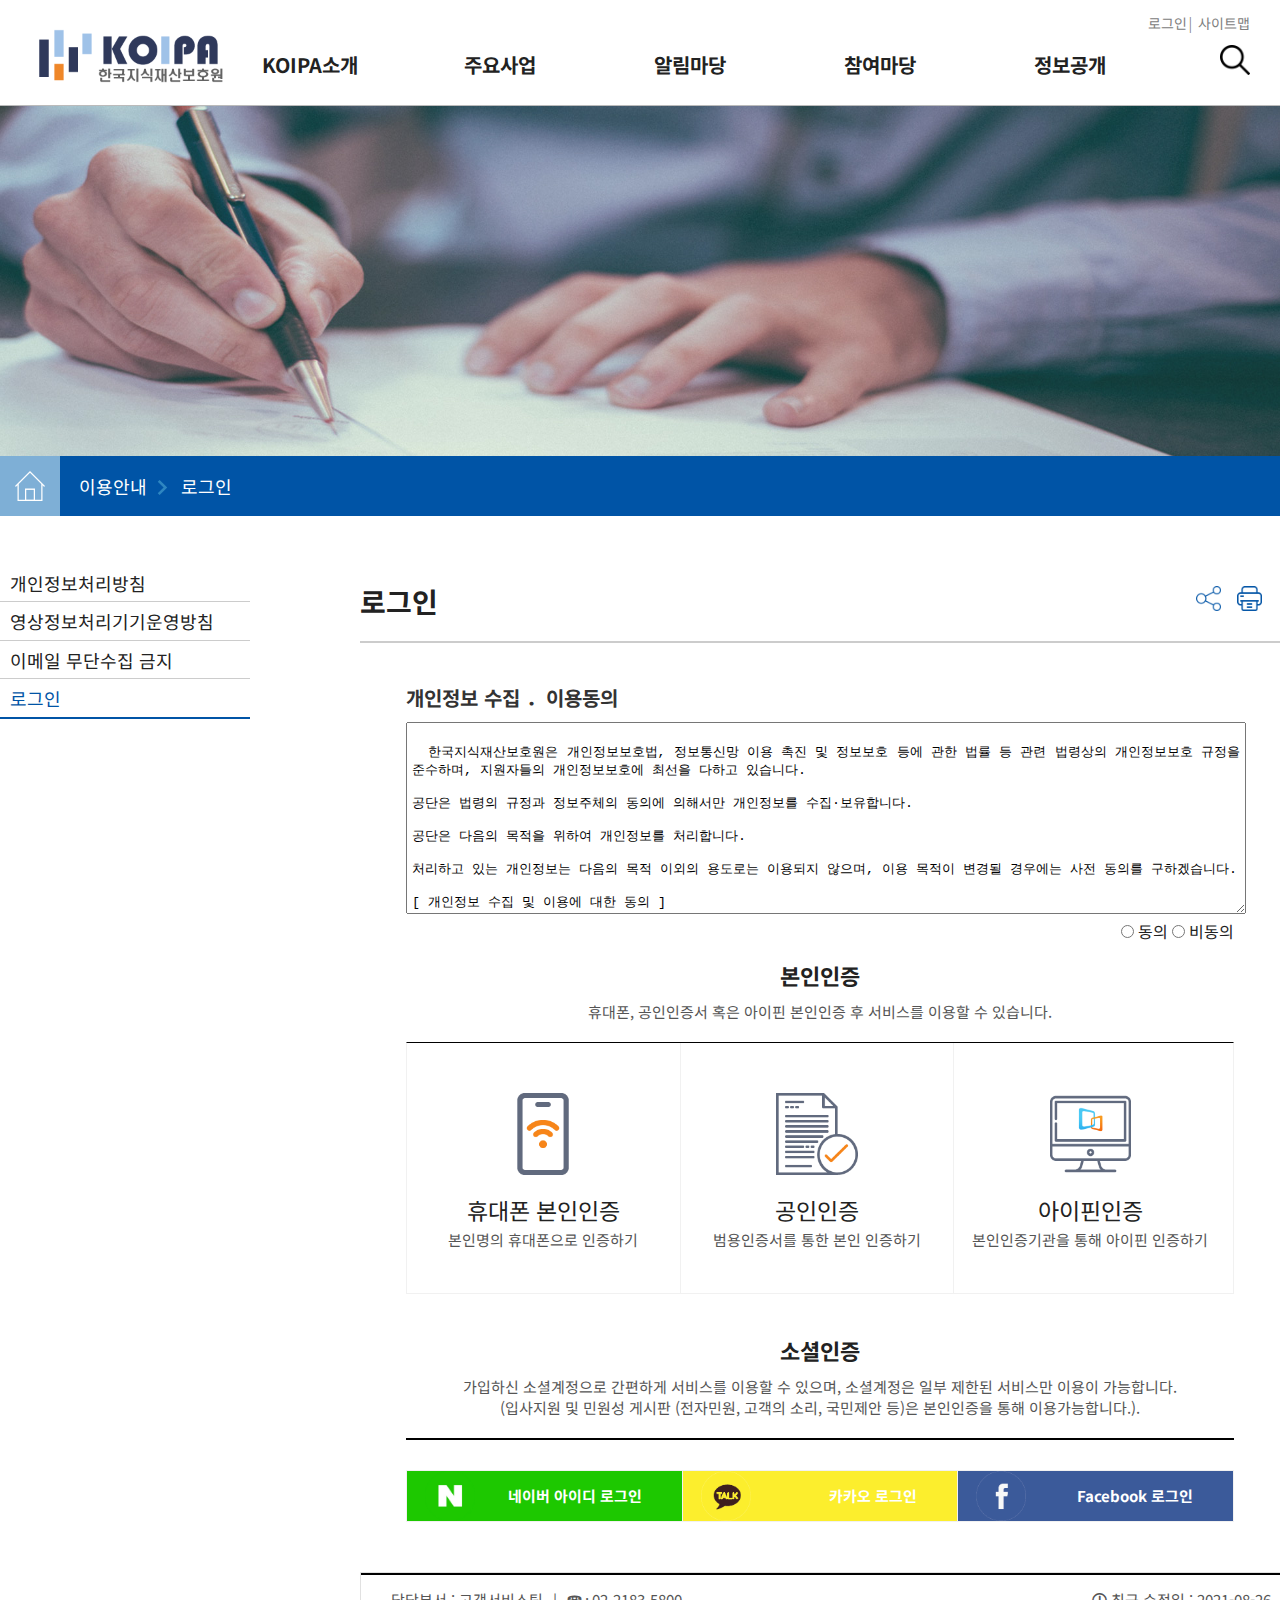
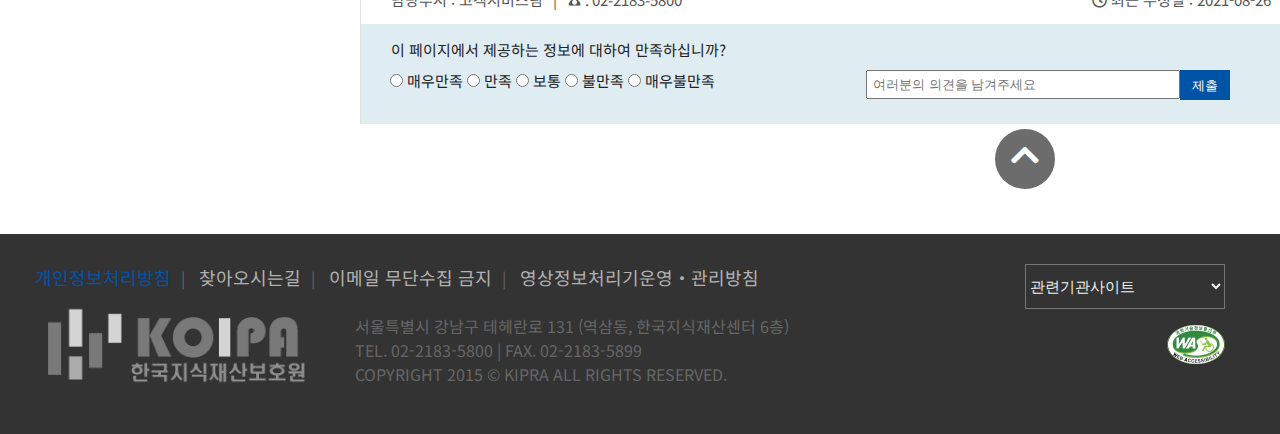
<file: login.html>
<!doctype html>
<html lang="ko">
<head>
	<meta charset="UTF-8" />
	<title>한국지식재산보호원-로그인</title>
<!--[if lt IE 9]>
  <script src="js/html5shiv.js"></script>
<![endif]-->
<!-- [if IE 7]> <link href="ie7.css" type="text/css" rel="stylesheet"/> <![endif]-->
	<script src="http://code.jquery.com/jquery-3.5.1.min.js"></script>
	<link href="https://cdnjs.cloudflare.com/ajax/libs/font-awesome/5.13.0/css/all.min.css" rel="stylesheet">
	<link rel="stylesheet" href="css/login.css" />
	<script defer src="js/script.js"></script>
	<script defer src="js/gnb.js"></script>



</head>
<body>
	<div id="header">
	 <h1 class="hlogo"><a href="index.html"><img src="images/koipalogo.png" alt="상단로고" /></a></h1>
	 <ul class="hlnb">
	   <li><a href="login.html">로그인</a></li>
	   <li><a href="#" onclick="sitePopup()">사이트맵</a></li>
	 </ul> <!-- hlnb end -->

	 <div id="hWrap">
		<div id="mheader">
		 <div id="gnb">
			<nav class="glist">
			<ul> 
			 <li><a href="sub01.html">KOIPA소개</a>
				<ul>
				 <li><a href="sub01.html">인사말</a></li>
				 <li><a href="#">설립목적 및 연혁</a></li>
				 <li><a href="#">미션&비전</a></li>
				 <li><a href="#">조직도</a></li>
				 <li><a href="#">윤리경영</a></li>
				 <li><a href="#">경영공시</a></li>
				 <li><a href="#">오시는 길</a></li>
				 <li><a href="#">홍보자료</a></li>
				</ul>
			 </li><!-- KOIPA소개 end -->

			 <li><a href="sub02.html">주요사업</a>
				<ul>
				 <li><a href="#">국제 지재권분쟁 대응전략</a></li>
				 <li><a href="#">국내 위조상품 단속지원</a></li>
				 <li><a href="#">지식재산권보호 인식제고</a></li> 
				 <li><a href="#">국제IP분쟁대응기반 구축</a></li>
				 <li><a href="#">사회적약자의 지재권 보호지원</a></li>
				 <li><a href="#">K-브랜드 보호지원</a></li>
				 <li><a href="#">지재권 분쟁 공동대응 지원</a></li>
				 <li><a href="#">해외 온라인 위조상품 대응지원</a></li>
				 <li><a href="#">영업비밀 보호지원</a></li>
				</ul>
			 </li><!-- 주요사업 end -->

			 <li><a href="sub03.html">알림마당</a>
				 <ul>
					<li><a href="sub03.html">공지사항</a></li>
					<li><a href="#">사업공고</a></li>
					<li><a href="#">입찰공고</a></li>
					<li><a href="#">채용공고</a></li>
					<li><a href="#">정보화사업안내</a></li>
					<li><a href="#">세미나/행사일정</a></li>
					<li><a href="#">업무협력현황</a></li>
				 </ul>
			</li><!-- 알림마당 end -->

			 <li><a href="sub04.html">참여마당</a>
				<ul>
				 <li><a href="#">클린신고센터</a></li>
				 <li><a href="#">고객제안</a></li>
				 <li><a href="#">자료실</a></li>
				 <li><a href="#">법령정보</a></li>
				</ul>
			 </li><!-- 참여마당 end -->
			 <li><a href="sub05.html">정보공개</a>
				 <ul>
					 <li><a href="sub05.html">제도안내</a></li>
					 <li><a href="#">사전정보공개</a></li>
					 <li><a href="#">사업실명제</a></li>
					 <li><a href="#">공공데이터개방</a></li>
					</ul>
			 </li> <!-- 정보공개 end -->
			</ul> 
			</nav>
		 </div><!-- gnb end -->
		</div><!-- mheader end -->
 </div><!-- hwrap end -->

 <p class="schbtn"><a href="#"><img src="images/search.png" alt="검색" /></a></p>
 <div class="search_form">
		<strong class="blind">통합검색</strong>
		<div class="layout">
			<div class="cell">
				<div class="elem">
					<p><strong>통합검색</strong><span>한국지식재산보호원 사이트 방문을 환영합니다!</span></p>
					<div class="form">
						<form target="_blank" action="/search/search.do">
							<label for="search_txt" class="blind">검색어</label>
							<input type="text" name="kw" id="search_txt" placeholder="검색어를 입력하세요." title="검색어를 입력하세요." />
							<input type="submit" value="검색" />
						</form>
						</div><!-- elem end -->
					</div><!-- cell end -->
				</div><!-- layout end -->
			</div>
		
		<a href="#" class="btn_close">닫기</a>
	</div><!-- search_form end -->
			<script>
	//search
		$('.schbtn').click(function(){
	 $('.search_form').css('display','block');

		});
		$('.btn_close').click(function(){
	 $('.search_form').css('display','none');

		});
		
		//search end
	</script>
</div> <!-- header end -->
	
	<div id="visual">
	  <img src="images/sub5_vis.jpg" alt="서브비주얼">
	</div><!-- visual end -->
	
	
	

	  <div id="container">
	    <nav class="pagenav">
			<ul>
			<li><a href="index.html">홈</a></li>
			<li><a href="login.html">이용안내</a></li>
			<li><a href="login.html">로그인</a></li>
			</ul>  
	   </nav> <!-- pagenav end -->
	  <div class="left">

		 
	  <div id='cssmenu'>
		<ul>
			<li class='last'><a href='#'><span>개인정보처리방침</span></a></li>
			<li class='last'><a href='#'><span>영상정보처리기기운영방침</span></a></li> 
			<li class='last'><a href='#'><span>이메일 무단수집 금지</span></a></li> 
			<li class='active'><a href='#'><span>로그인</span></a></li>			
	</ul>
	</div><!-- cssmenu end -->
<script>
( function( $ ) {
$( document ).ready(function() {
$('#cssmenu > ul > li > a').click(function() {
  
  $('#cssmenu li').removeClass('active');
  $(this).closest('li').stop().addClass('active');	

  var checkElement = $(this).next();
  if((checkElement.is('ul')) && (checkElement.is(':visible'))) {
    $(this).closest('li').removeClass('active');
    checkElement.slideUp('normal');
	   }
  if((checkElement.is('ul')) && (!checkElement.is(':visible'))) {
    $('#cssmenu ul ul:visible').slideUp('normal');
    checkElement.slideDown('normal');
  }
  if($(this).closest('li').find('ul').children().length == 0) {
    return true;
  } else {
    return false;	
  }		
});
});
} )( jQuery );
</script>
	  </div> <!-- left end -->
	  <div class="right">
	   <div class="tit">
			<h3>로그인</h3>
			<ul>
				<li><a href="#"><img src="images/share.png" alt="공유"></a></li>
         	<li><a href="#"><img src="images/print.png" alt="출력"></a></li> 
			</ul>
	   </div>
	   <hr>
   
		<div class="agrinfo">
		<h4>개인정보 수집 ．이용동의</h4>
		<textarea name="agr" id="agr" cols="30" rows="10">
&nbsp;&nbsp;한국지식재산보호원은 개인정보보호법, 정보통신망 이용 촉진 및 정보보호 등에 관한 법률 등 관련 법령상의 개인정보보호 규정을 준수하며, 지원자들의 개인정보보호에 최선을 다하고 있습니다.

공단은 법령의 규정과 정보주체의 동의에 의해서만 개인정보를 수집·보유합니다. 

공단은 다음의 목적을 위하여 개인정보를 처리합니다.

처리하고 있는 개인정보는 다음의 목적 이외의 용도로는 이용되지 않으며, 이용 목적이 변경될 경우에는 사전 동의를 구하겠습니다.

[ 개인정보 수집 및 이용에 대한 동의 ]

1. 개인정보의 수집 및 이용 목적

본인확인 및 공단홈페이지 이용내역(마이페이지) 확인용도

2. 수집하는 개인정보의 항목

수집항목 정보 설명 신청구분 개인정보 수집항목 필수	성명, 
본인인증 개인식별코드(본인인증의 경우) 소셜 식별이름, 소셜 식별코드(소셜인증의 경우) 선택	-

3. 개인정보의 보유 및 이용기간 : 2년

4. 개인정보 제공에 동의를 거부하실 수 있으며, 거부 시 로그인이 진행되지 않습니다.
		
		</textarea>
		<div class="agrbox">
		<input type="radio" name="agr" id="agr1"/>
		<label for="agr1">동의</label>
		<input type="radio" name="agr" id="disagr"/>
		<label for="disagr">비동의</label>
		</div>
		</div> <!-- agrinfo end -->
		<div class="cfrm1">
			<h4>본인인증</h4>
			<p>휴대폰, 공인인증서 혹은 아이핀 본인인증 후 서비스를 이용할 수 있습니다.</p>
			<ul>
				<li><a href="#" onclick="checkPlusPopup()"><img src="images/mobile.png" alt="img1" /><p>휴대폰 본인인증</p><span>본인명의 휴대폰으로 인증하기</span></a></li>
				<li><a href="#" onclick="crtfPopup()"><img src="images/bank.png" alt="img2" /><p>공인인증</p><span>범용인증서를 통한 본인 인증하기</span></a></li>
				<li><a href="#" onclick="ipinPopup()"><img src="images/ipin.png" alt="img3" /><p>아이핀인증</p><span>본인인증기관을 통해 아이핀 인증하기</span></a></li>
			</ul>
		</div><!-- cfm1 end -->
		<div class="cfrm2">
			<h4>소셜인증</h4>
			<p>가입하신 소셜계정으로 간편하게 서비스를 이용할 수 있으며, 소셜계정은 일부 제한된 서비스만 이용이 가능합니다.<br>(입사지원 및 민원성 게시판 (전자민원, 고객의 소리, 국민제안 등)은 본인인증을 통해 이용가능합니다.).</p>
			<hr />
			<ul>
				<li ><a href="#" style="background-color:#1dc800" onclick="nvPopup()"><span>네이버 아이디 로그인</span></a></li>
				<li><a href="#" style="background-color:#fcee2d" onclick="kkPopup()"><span>카카오 로그인</span></a></li>
				<li><a href="#" style="background-color:#3b5a9a" onclick="fbPopup()"><span>Facebook 로그인</span></a></li>
			</ul>
		</div><!-- cfm2 end -->
		<script>
		//	// 리뉴얼 진행한 '한국지식재산보호원' 사이트엔 로그인페이지 자체가 존재하지 않아 '국민체육진흥공단' 사이트와 연결됩니다. // //
		//본인인증
		 window.name ="Parent_window";
		 function checkPlusPopup() {
		  if(!$('#agr1').prop("checked")){
		   alert("개인정보 필수항목 수집 이용에 동의해주세요");
			$('#agr').focus();
			return;
		  }
	window.open('https://www.kspo.or.kr/kspo/member/user/verificationRequest.do?viewType=CONTBODY&typeGbn=M',
				'checkPluspopupChk',
				'width=500, height=550, top=100, left=100, fullscreen=no, menubar=no, status=no, toolbar=no, titlebar=yes, location=no, scrollbar=no'
				);
				
		 };
		 function crtfPopup() {
		  if(!$('#agr1').prop("checked")){
		   alert("개인정보 필수항목 수집 이용에 동의해주세요");
			$('#agr').focus();
			return;
		  }
		  window.open('https://www.kspo.or.kr/kspo/member/user/verificationRequest.do?viewType=CONTBODY&typeGbn=C',
				'crtfpopupChk',
				'width=500, height=550, top=100, left=100, fullscreen=no, menubar=no, status=no, toolbar=no, titlebar=yes, location=no, scrollbar=no'
				);
		 };
		 function ipinPopup() {
		  if(!$('#agr1').prop("checked")){
		   alert("개인정보 필수항목 수집 이용에 동의해주세요");
			$('#agr').focus();
			return;
		  }
		  window.open('https://www.kspo.or.kr/kspo/member/user/verificationRequest.do?viewType=CONTBODY&typeGbn=I',
				'ipinpopupChk',
				'width=570, height=550, top=100, left=100, fullscreen=no, menubar=no, status=no, toolbar=no, titlebar=yes, location=no, scrollbar=no'
				);
		 }
		 //소셜인증
		function nvPopup() {
	if(!$("#agr1").prop("checked")) {
		alert("개인정보 필수항목 수집 이용에 동의해주세요.");
		$("#aggr1").focus();
		return;
	}
	
}
		 function kkPopup() {
	if(!$("#agr1").prop("checked")) {
		alert("개인정보 필수항목 수집 이용에 동의해주세요.");
		$("#aggr1").focus();
		return;
	}
	
       }

		 function fbPopup() {
	if(!$("#agr1").prop("checked")) {
		alert("개인정보 필수항목 수집 이용에 동의해주세요.");
		$("#aggr1").focus();
		return;
	}
	
}
		</script>
			<div class="satis">
				<!-- 만족도 평가 start -->
				<div class="below">
					 <ul>
						<li>담당부서 : 고객서비스팀</li>
						<li>☎ : 02-2183-5800</li>
						<li><i class="far fa-clock"></i> 최근 수정일 : 2021-08-26</li>
					 </ul>
				 </div><!-- below -->
				 <div class="under">
					<p class="un_tit">이 페이지에서 제공하는 정보에 대하여 만족하십니까?</p>
					
				<form>
					
					<fieldset>
						<legend>만족도조사</legend>
						<input type="radio" value="5" name="satis" id="r1">
						<label for="r1">매우만족</label>
	
						<input type="radio" value="4" name="satis" id="r2">
						<label for="r2" >만족</label>
	
						<input type="radio" value="3" name="satis" id="r3">
						<label for="r3" >보통</label>
	
						<input type="radio" value="2" 
						name="satis" id="r4">
						<label for="r4" >불만족</label>
	
						<input type="radio" value="1" name="satis" id="r5">
						<label for="r5" >매우불만족</label>
	
						<input class="sch" type="text" placeholder="여러분의 의견을 남겨주세요" >
						<input class="schBtn" type="submit" value="제출">
	
					</fieldset>
				
						
					</form>
				 </div><!-- under -->
			</div><!-- satis end -->
	</div> <!-- right end -->
	</div><!-- container end -->
	
	<div id="footer">
		<div class="finner">
			<h1 class="flogo"><img src="images/koipalogogr.png" alt="하단로고"></h1>
			<ul class="flnb">
			 <li><a href="#">개인정보처리방침</a></li>
			 <li><a href="#">찾아오시는길</a></li>
			 <li><a href="#">이메일 무단수집 금지</a></li>
			 <li><a href="#">영상정보처리기운영・관리방침</a></li>
			</ul><!-- flnb end -->
			<address class="fadd">
				서울특별시 강남구 테헤란로 131 (역삼동, 한국지식재산센터 6층)<br>
				TEL. 02-2183-5800&nbsp;|&nbsp;FAX. 02-2183-5899 <br>
				COPYRIGHT 2015 &copy; KIPRA ALL RIGHTS RESERVED.</p>
			</address>
			<select name="site1" id="site1">
			 <option value="">관련기관사이트</option>
			 <option value="산업재산권 분쟁조정위원회">산업재산권 분쟁조정위원회</a></option>
			 <option value="공익변리사 특허상담센터">공익변리사 특허상담센터</a></option>
			 <option value="대한민국국회">대한민국국회</option>
			</select>  
			<p class="mark"><img src="images/wa_mark.png" alt="웹접근성인증마크" /></p>
	
		<div class="top">
		<a href="#" style="color:white"><i class="fas fa-chevron-up fa-2x"></i></a>
		</div>
			</div><!-- finner end -->
	</div><!-- footer end -->

</body>
</html>
</file>
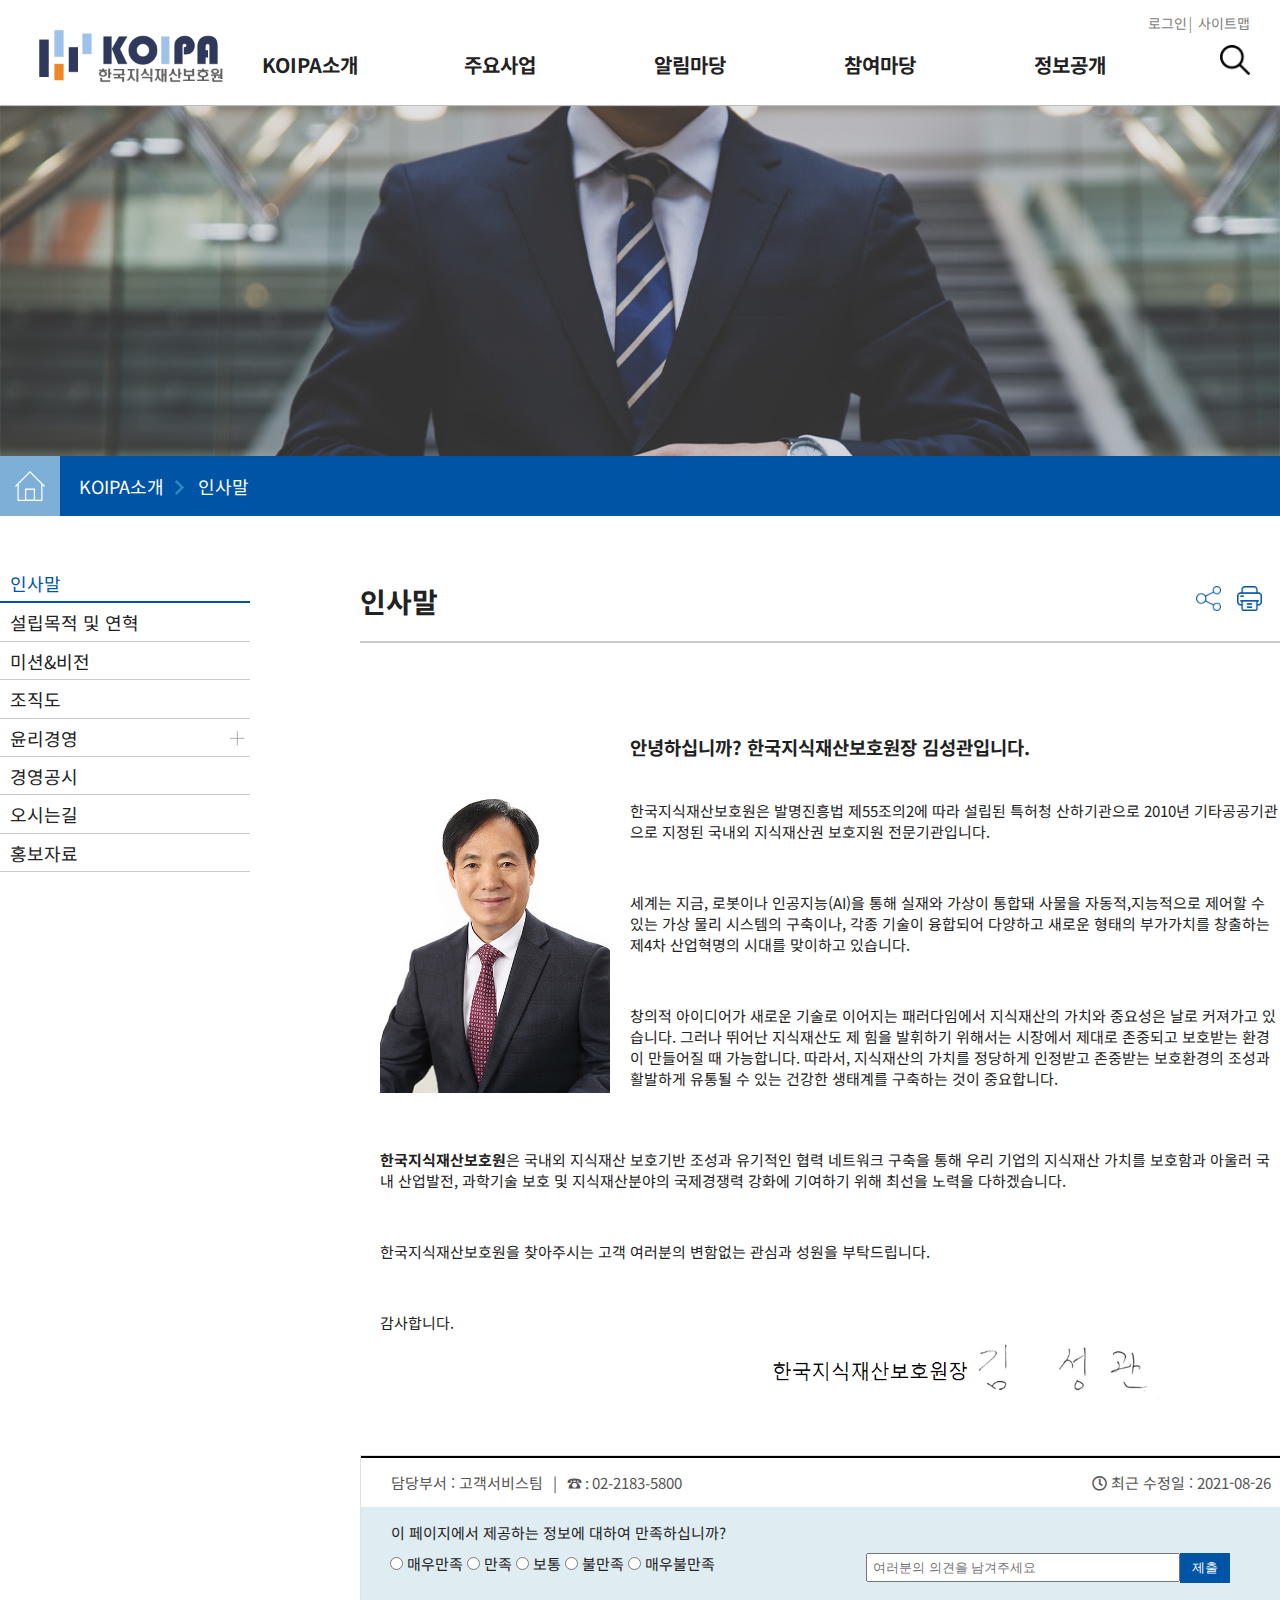
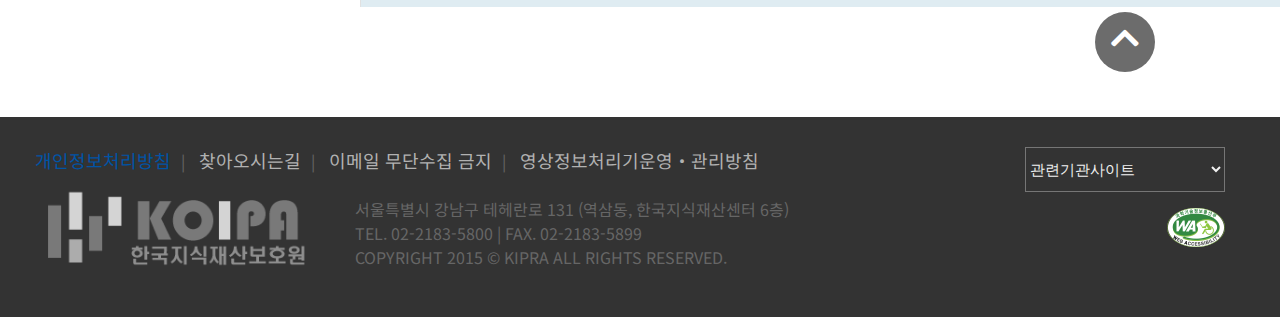
<file: sub01.html>
<!doctype html>
<html lang="ko">
<head>
	<meta charset="UTF-8" />
	<title>한국지식재산보호원-인사말</title>
<!--[if lt IE 9]>
  <script src="js/html5shiv.js"></script>
<![endif]-->
<!-- [if IE 7]> <link href="ie7.css" type="text/css" rel="stylesheet"/> <![endif]-->
	<script src="http://code.jquery.com/jquery-3.5.1.min.js"></script>
	<link href="https://cdnjs.cloudflare.com/ajax/libs/font-awesome/5.13.0/css/all.min.css" rel="stylesheet">
	<link rel="stylesheet" href="css/sub1.css" />
	<script defer src="js/gnb.js"></script>
	<script defer src="js/script.js"></script>
	<script>

( function( $ ) {
$( document ).ready(function() {
$('#cssmenu > ul > li > a').click(function() {
  $('#cssmenu li').removeClass('active');
  $(this).closest('li').addClass('active');	
  var checkElement = $(this).next();
  if((checkElement.is('ul')) && (checkElement.is(':visible'))) {
    $(this).closest('li').removeClass('active');
    checkElement.slideUp('normal');
  }
  if((checkElement.is('ul')) && (!checkElement.is(':visible'))) {
    $('#cssmenu ul ul:visible').slideUp('normal');
    checkElement.slideDown('normal');
  }
  if($(this).closest('li').find('ul').children().length == 0) {
    return true;
  } else {
    return false;	
  }		
});
});
} )( jQuery );

	</script>

</head>
<body>
	<div id="header">
		<h1 class="hlogo"><a href="index.html"><img src="images/koipalogo.png" alt="상단로고" /></a></h1>
		<ul class="hlnb">
			<li><a href="login.html">로그인</a></li>
			<li><a href="#">사이트맵</a></li>
		</ul> <!-- hlnb end -->
	
		<div id="hWrap">
			 <div id="mheader">
				<div id="gnb">
				 <nav class="glist">
				 <ul> 
					<li><a href="sub01.html">KOIPA소개</a>
					 <ul>
						<li><a href="sub01.html">인사말</a></li>
						<li><a href="#">설립목적 및 연혁</a></li>
						<li><a href="#">미션&비전</a></li>
						<li><a href="#">조직도</a></li>
						<li><a href="#">윤리경영</a></li>
						<li><a href="#">경영공시</a></li>
						<li><a href="#">오시는 길</a></li>
						<li><a href="#">홍보자료</a></li>
					 </ul>
					</li><!-- KOIPA소개 end -->
	
					<li><a href="sub02.html">주요사업</a>
					 <ul>
						<li><a href="#">국제 지재권분쟁 대응전략</a></li>
						<li><a href="#">국내 위조상품 단속지원</a></li>
						<li><a href="#">지식재산권보호 인식제고</a></li> 
						<li><a href="#">국제IP분쟁대응기반 구축</a></li>
						<li><a href="#">사회적약자의 지재권 보호지원</a></li>
						<li><a href="#">K-브랜드 보호지원</a></li>
						<li><a href="#">지재권 분쟁 공동대응 지원</a></li>
						<li><a href="#">해외 온라인 위조상품 대응지원</a></li>
						<li><a href="#">영업비밀 보호지원</a></li>
					 </ul>
					</li><!-- 주요사업 end -->
	
					<li><a href="sub03.html">알림마당</a>
						<ul>
						 <li><a href="sub03.html">공지사항</a></li>
						 <li><a href="#">사업공고</a></li>
						 <li><a href="#">입찰공고</a></li>
						 <li><a href="#">채용공고</a></li>
						 <li><a href="#">정보화사업안내</a></li>
						 <li><a href="#">세미나/행사일정</a></li>
						 <li><a href="#">업무협력현황</a></li>
						</ul>
				 </li><!-- 알림마당 end -->
	
					<li><a href="sub04.html">참여마당</a>
					 <ul>
						<li><a href="#">클린신고센터</a></li>
						<li><a href="#">고객제안</a></li>
						<li><a href="#">자료실</a></li>
						<li><a href="#">법령정보</a></li>
					 </ul>
					</li><!-- 참여마당 end -->
					<li><a href="sub05.html">정보공개</a>
						<ul>
							<li><a href="sub05.html">제도안내</a></li>
							<li><a href="#">사전정보공개</a></li>
							<li><a href="#">사업실명제</a></li>
							<li><a href="#">공공데이터개방</a></li>
						 </ul>
					</li> <!-- 정보공개 end -->
				 </ul> 
				 </nav>
				</div><!-- gnb end -->
			 </div><!-- mheader end -->
		</div><!-- hwrap end -->
	
		<p class="schbtn"><a href="#"><img src="images/search.png" alt="검색" /></a></p>
		<div class="search_form">
			 <strong class="blind">통합검색</strong>
			 <div class="layout">
				 <div class="cell">
					 <div class="elem">
						 <p><strong>통합검색</strong><span>한국지식재산보호원 사이트 방문을 환영합니다!</span></p>
						 <div class="form">
							 <form target="_blank" action="/search/search.do">
								 <label for="search_txt" class="blind">검색어</label>
								 <input type="text" name="kw" id="search_txt" placeholder="검색어를 입력하세요." title="검색어를 입력하세요." />
								 <input type="submit" value="검색" />
							 </form>
							 </div><!-- elem end -->
						 </div><!-- cell end -->
					 </div><!-- layout end -->
				 </div>
			 
			 <a href="#" class="btn_close">닫기</a>
		 </div><!-- search_form end -->
				 <script>
		 //search
			 $('.schbtn').click(function(){
			$('.search_form').css('display','block');
	
			 });
			 $('.btn_close').click(function(){
			$('.search_form').css('display','none');
	
			 });
			 
			 //search end
		 </script>
	</div> <!-- header end -->
	
	<div id="visual">
	  <img src="images/sub4_vis.jpg" alt="서브비주얼">
	</div><!-- visual end -->
	
	
	

	  <div id="container">
	    <nav class="pagenav">
			<ul>
			<li><a href="index.html">홈</a></li>
			<li><a href="sub01.html">KOIPA소개</a></li>
			<li><a href="sub01.html">인사말</a></li>
			</ul>  
	   </nav> <!-- pagenav end -->
	  <div class="left">

		 
	  <div id='cssmenu'>
			<ul>
				<li class='active'><a href='#'><span>인사말</span></a></li>
				<li class='last'><a href='#'><span>설립목적 및 연혁</span></a></li>
				<li class='last'><a href='#'><span>미션&비전</span></a></li>
				<li class='last'><a href='#'><span>조직도</span></a></li>
				<li class='has-sub'><a href='#'><span>윤리경영</span></a>
						<ul>
							<li><a href='#'><span>윤리헌장</span></a></li>
							<li><a href='#'><span>서비스헌장</span></a></li>
							<li class='last'><a href='#'><span>클린신고센터</span></a></li>
						</ul>
				</li>
				<li class='last'><a href='#'><span>경영공시</span></a></li>
				<li class='last'><a href='#'><span>오시는길</span></a></li>
				<li class='last'><a href='#'><span>홍보자료</span></a></li>
			</ul>
   </div>

	  </div> <!-- left end -->
	  <div class="right">
	   <div class="tit">
			<h3>인사말</h3>
			<ul>
				<li><a href="#"><img src="images/share.png" alt="공유"></a></li>
				<li><a href="#"><img src="images/print.png" alt="출력"></a></li>
			</ul>
	   </div>
	   <hr>
		 <div id="con1">
			<div class="box8">
				<div class="left_box">
					<img src="images/ceo.png" alt="CEO이미지">
				</div>
				<div class="right_box">
					<h3>안녕하십니까? 한국지식재산보호원장 김성관입니다.</h3>
					<p class="p1">한국지식재산보호원은 발명진흥법 제55조의2에 따라 설립된 특허청 산하기관으로 2010년 기타공공기관으로 지정된 국내외 지식재산권 보호지원 전문기관입니다.</p>
					<p class="p2">세계는 지금, 로봇이나 인공지능(AI)을 통해 실재와 가상이 통합돼 사물을 자동적,지능적으로 제어할 수 있는 가상 물리 시스템의 구축이나, 각종 기술이 융합되어 다양하고 새로운 형태의 부가가치를
						창출하는 제4차 산업혁명의 시대를 맞이하고 있습니다.</p>
					<p class="p3">창의적 아이디어가 새로운 기술로 이어지는 패러다임에서 지식재산의 가치와 중요성은
						날로 커져가고 있습니다. 그러나 뛰어난 지식재산도 제 힘을 발휘하기 위해서는 시장에서 제대로
						존중되고 보호받는 환경이 만들어질 때 가능합니다. 따라서, 지식재산의 가치를 정당하게 인정받고
						존중받는 보호환경의 조성과 활발하게 유통될 수 있는 건강한 생태계를 구축하는 것이 중요합니다.</p>
					<p class="p4"><strong>한국지식재산보호원</strong>은 국내외 지식재산 보호기반 조성과 유기적인 협력 네트워크 구축을 통해 우리 기업의 지식재산 가치를 보호함과 아울러
						국내 산업발전, 과학기술 보호 및 지식재산분야의 국제경쟁력 강화에 기여하기 위해 최선을 노력을 다하겠습니다.</p>
					<p class="p5">한국지식재산보호원을 찾아주시는 고객 여러분의 변함없는 관심과 성원을 부탁드립니다.</p>
					<p class="p6">감사합니다.</p>
					<a href="#" class="bottom"><img src="images/sign.png" alt="김성관 sign"></a>
				</div>
			</div><!-- box8 -->
		</div><!-- con1 -->

		<div class="satis">
			<!-- 만족도 평가 start -->
			<div class="below">
				 <ul>
				  <li>담당부서 : 고객서비스팀</li>
				  <li>☎ : 02-2183-5800</li>
				  <li><i class="far fa-clock"></i> 최근 수정일 : 2021-08-26</li>
				 </ul>
			 </div><!-- below -->
			 <div class="under">
			  <p class="un_tit">이 페이지에서 제공하는 정보에 대하여 만족하십니까?</p>
				
		  <form>
				
				<fieldset>
					<legend>만족도조사</legend>
					<input type="radio" value="5" name="satis" id="r1">
					<label for="r1">매우만족</label>

					<input type="radio" value="4" name="satis" id="r2">
					<label for="r2" >만족</label>

					<input type="radio" value="3" name="satis" id="r3">
					<label for="r3" >보통</label>

					<input type="radio" value="2" 
					name="satis" id="r4">
					<label for="r4" >불만족</label>

					<input type="radio" value="1" name="satis" id="r5">
					<label for="r5" >매우불만족</label>

					<input class="sch" type="text" placeholder="여러분의 의견을 남겨주세요" >
					<input class="schBtn" type="submit" value="제출">

				</fieldset>
			
					
			  </form>
			 </div><!-- under -->
		</div><!-- satis end -->
	  </div> <!-- right end -->
	</div><!-- container end -->
	
	<div id="footer">
		<div class="finner">
			<h1 class="flogo"><img src="images/koipalogogr.png" alt="하단로고"></h1>
			<ul class="flnb">
			 <li><a href="#">개인정보처리방침</a></li>
			 <li><a href="#">찾아오시는길</a></li>
			 <li><a href="#">이메일 무단수집 금지</a></li>
			 <li><a href="#">영상정보처리기운영・관리방침</a></li>
			</ul><!-- flnb end -->
			<address class="fadd">
				서울특별시 강남구 테헤란로 131 (역삼동, 한국지식재산센터 6층)<br>
				TEL. 02-2183-5800&nbsp;|&nbsp;FAX. 02-2183-5899 <br>
				COPYRIGHT 2015 &copy; KIPRA ALL RIGHTS RESERVED.</p>
			</address>
			<select name="site1" id="site1">
			 <option value="">관련기관사이트</option>
			 <option value="산업재산권 분쟁조정위원회">산업재산권 분쟁조정위원회</a></option>
			 <option value="공익변리사 특허상담센터">공익변리사 특허상담센터</a></option>
			 <option value="대한민국국회">대한민국국회</option>
			</select>  
			<p class="mark"><img src="images/wa_mark.png" alt="웹접근성인증마크" /></p>
	
		<div class="top">
		<a href="#" style="color:white"><i class="fas fa-chevron-up fa-2x"></i></a>
		</div>
			</div><!-- finner end -->
	</div><!-- footer end -->
</body>
</html>
</file>
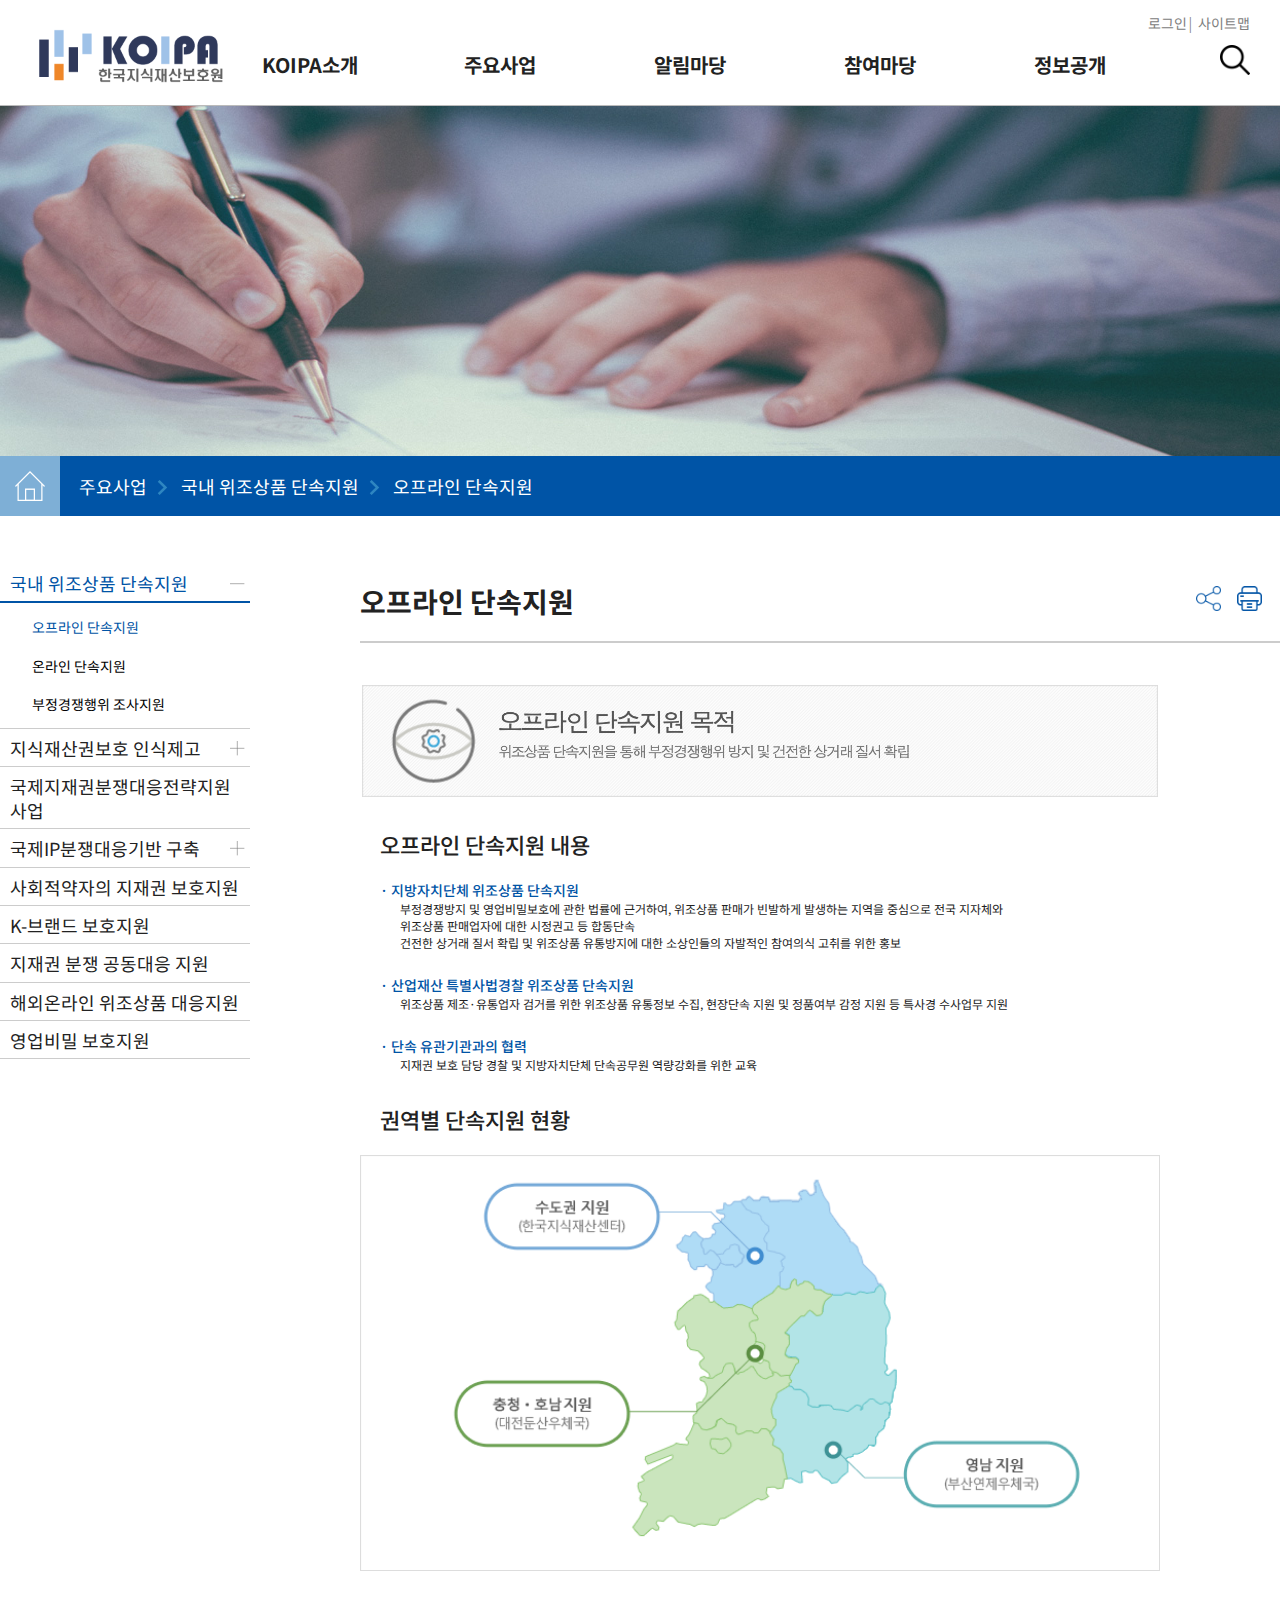
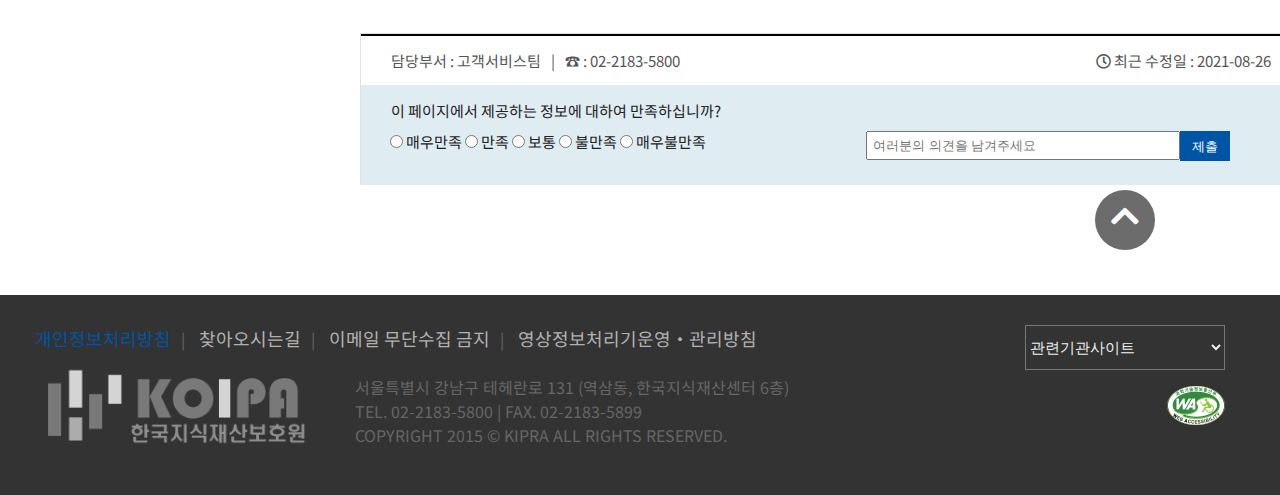
<file: sub02.html>
<!doctype html>
<html lang="en">
<head>
	<meta charset="UTF-8" />
	<title>한국지식재산보호원-주요사업</title>
<!--[if lt IE 9]>
  <script src="js/html5shiv.js"></script>
<![endif]-->
<!-- [if IE 7]> <link href="ie7.css" type="text/css" rel="stylesheet"/> <![endif]-->
	<script src="http://code.jquery.com/jquery-3.5.1.min.js"></script>
	<link href="https://cdnjs.cloudflare.com/ajax/libs/font-awesome/5.13.0/css/all.min.css" rel="stylesheet">
	<link rel="stylesheet" href="css/sub2.css" />
	<script defer src="js/gnb.js"></script>
	<script defer src="js/script.js"></script>

</head>
<body onload="cssmenu()">
	<div id="header">
		<h1 class="hlogo"><a href="index.html"><img src="images/koipalogo.png" alt="상단로고" /></a></h1>
		<ul class="hlnb">
			<li><a href="login.html">로그인</a></li>
			<li><a href="#">사이트맵</a></li>
		</ul> <!-- hlnb end -->
	
		<div id="hWrap">
			 <div id="mheader">
				<div id="gnb">
				 <nav class="glist">
				 <ul> 
					<li><a href="sub01.html">KOIPA소개</a>
					 <ul>
						<li><a href="sub01.html">인사말</a></li>
						<li><a href="#">설립목적 및 연혁</a></li>
						<li><a href="#">미션&비전</a></li>
						<li><a href="#">조직도</a></li>
						<li><a href="#">윤리경영</a></li>
						<li><a href="#">경영공시</a></li>
						<li><a href="#">오시는 길</a></li>
						<li><a href="#">홍보자료</a></li>
					 </ul>
					</li><!-- KOIPA소개 end -->
	
					<li><a href="sub02.html">주요사업</a>
					 <ul>
						<li><a href="#">국제 지재권분쟁 대응전략</a></li>
						<li><a href="#">국내 위조상품 단속지원</a></li>
						<li><a href="#">지식재산권보호 인식제고</a></li> 
						<li><a href="#">국제IP분쟁대응기반 구축</a></li>
						<li><a href="#">사회적약자의 지재권 보호지원</a></li>
						<li><a href="#">K-브랜드 보호지원</a></li>
						<li><a href="#">지재권 분쟁 공동대응 지원</a></li>
						<li><a href="#">해외 온라인 위조상품 대응지원</a></li>
						<li><a href="#">영업비밀 보호지원</a></li>
					 </ul>
					</li><!-- 주요사업 end -->
	
					<li><a href="sub03.html">알림마당</a>
						<ul>
						 <li><a href="sub03.html">공지사항</a></li>
						 <li><a href="#">사업공고</a></li>
						 <li><a href="#">입찰공고</a></li>
						 <li><a href="#">채용공고</a></li>
						 <li><a href="#">정보화사업안내</a></li>
						 <li><a href="#">세미나/행사일정</a></li>
						 <li><a href="#">업무협력현황</a></li>
						</ul>
				 </li><!-- 알림마당 end -->
	
					<li><a href="sub04.html">참여마당</a>
					 <ul>
						<li><a href="#">클린신고센터</a></li>
						<li><a href="#">고객제안</a></li>
						<li><a href="#">자료실</a></li>
						<li><a href="#">법령정보</a></li>
					 </ul>
					</li><!-- 참여마당 end -->
					<li><a href="sub05.html">정보공개</a>
						<ul>
							<li><a href="sub05.html">제도안내</a></li>
							<li><a href="#">사전정보공개</a></li>
							<li><a href="#">사업실명제</a></li>
							<li><a href="#">공공데이터개방</a></li>
						 </ul>
					</li> <!-- 정보공개 end -->
				 </ul> 
				 </nav>
				</div><!-- gnb end -->
			 </div><!-- mheader end -->
		</div><!-- hwrap end -->
	
		<p class="schbtn"><a href="#"><img src="images/search.png" alt="검색" /></a></p>
		<div class="search_form">
			 <strong class="blind">통합검색</strong>
			 <div class="layout">
				 <div class="cell">
					 <div class="elem">
						 <p><strong>통합검색</strong><span>한국지식재산보호원 사이트 방문을 환영합니다!</span></p>
						 <div class="form">
							 <form target="_blank" action="/search/search.do">
								 <label for="search_txt" class="blind">검색어</label>
								 <input type="text" name="kw" id="search_txt" placeholder="검색어를 입력하세요." title="검색어를 입력하세요." />
								 <input type="submit" value="검색" />
							 </form>
							 </div><!-- elem end -->
						 </div><!-- cell end -->
					 </div><!-- layout end -->
				 </div>
			 
			 <a href="#" class="btn_close">닫기</a>
		 </div><!-- search_form end -->
				 <script>
		 //search
			 $('.schbtn').click(function(){
			$('.search_form').css('display','block');
	
			 });
			 $('.btn_close').click(function(){
			$('.search_form').css('display','none');
	
			 });
			 
			 //search end
		 </script>
	</div> <!-- header end -->
	
	<div id="visual">
	  <img src="images/sub5_vis.jpg" alt="서브비주얼">
	</div><!-- visual end -->
	
	  <div id="container">
	    <nav class="pagenav">
			<ul>
			<li><a href="index.html">홈</a></li>
			<li><a href="sub02.html">주요사업</a></li>
			<li><a href="sub02.html">국내 위조상품 단속지원</a></li>
			<li><a href="sub02.html">오프라인 단속지원</a></li>
			</ul>  
	   </nav> <!-- pagenav end -->
	  <div class="left"> 
	  <div id='cssmenu'>
		<ul>
			<li class='active has-sub'><a href='#'><span>국내 위조상품 단속지원</span></a>
			 <ul>
				<li class='active'><a href='#'><span>오프라인 단속지원</span></a></li>
				<li class='active'><a href='#'><span>온라인 단속지원</span></a></li>
				<li class='last'><a href='#'><span>부정경쟁행위 조사지원</span></a></li>
			 </ul>
			</li>
			<li class='has-sub'><a href='#'><span>지식재산권보호 인식제고</span></a>
			<ul>
				<li><a href='#'><span>온라인 커뮤니티 홍보</span></a></li>
				<li><a href='#'><span>미디어 홍보</span></a></li>
				<li><a href='#'><span>지식재산 보호 캠페인ㆍ교육</span></a></li>
				<li><a href='#'><span>위조상품 근절 청소년 교육</span></a></li>
				<li><a href='#'><span>지재권 허위쵸시 신고센터</span></a></li>
				<li class='last'><a href='#'><span>특허소송변론경연대회</span></a></li>
			 </ul>
			</li> 
			<li class='last'><a href='#'><span>국제지재권분쟁대응전략지원사업</span></a></li>
			<li class='has-sub'><a href='#'><span>국제IP분쟁대응기반 구축</span></a>
				<ul>
					<li><a href='#'><span>국제지재권 분쟁정보 제공</span></a></li>
					<li class='last'><a href='#'><span>지재권 판례동향정보 제공</span></a></li>
				</ul>
			</li>
			<li class='last'><a href='#'><span>사회적약자의 지재권 보호지원</span></a></li>
			<li class='last'><a href='#'><span>K-브랜드 보호지원</span></a></li>
			<li class='last'><a href='#'><span>지재권 분쟁 공동대응 지원</span></a></li>
			<li class='last'><a href='#'><span>해외온라인 위조상품 대응지원</span></a></li>
			<li class='last'><a href='#'><span>영업비밀 보호지원</span></a></li>
	</ul>
	</div><!-- cssmenu end -->
<script>
( function( $ ) {
$( document ).ready(function() {
$('#cssmenu > ul > li > a').click(function() {
  
  $('#cssmenu li').removeClass('active');
  $(this).closest('li').addClass('active');	

  var checkElement = $(this).next();
  if((checkElement.is('ul')) && (checkElement.is(':visible'))) {
    $(this).closest('li').removeClass('active');
    checkElement.slideUp('normal');
	   }
  if((checkElement.is('ul')) && (!checkElement.is(':visible'))) {
    $('#cssmenu ul ul:visible').slideUp('normal');
    checkElement.slideDown('normal');
  }
  if($(this).closest('li').find('ul').children().length == 0) {
    return true;
  } else {
    return false;	
  }		
});
});
} )( jQuery );
</script>
	  </div> <!-- left end -->
	  <div class="right">
	   <div class="tit">
			<h3>오프라인 단속지원</h3>
			<ul>
				<li><a href="#"><img src="images/share.png" alt="공유"></a></li>
				<li><a href="#"><img src="images/print.png" alt="출력"></a></li>
			</ul>
	   </div>
	   <hr>
		 <div id="con1">
			<div class="box8">
				<div class="sub2_01"> 
					<img src="images/sub2tit.png" alt="sub2title">        
					<h2>오프라인 단속지원 내용</h2>
						<p class="s_tit">· 지방자치단체 위조상품 단속지원</p>
						<P class="s_txt">부정경쟁방지 및 영업비밀보호에 관한 법률에 근거하여, 위조상품 판매가 빈발하게 발생하는 지역을 중심으로 전국 지자체와 <br>
							위조상품 판매업자에 대한 시정권고 등 합동단속</P>
						<p class="s_txt">건전한 상거래 질서 확립 및 위조상품 유통방지에 대한 소상인들의 자발적인 참여의식 고취를 위한 홍보</p> 
						<br>
						<p class="s_tit">· 산업재산 특별사법경찰 위조상품 단속지원</p>
						<p class="s_txt">위조상품 제조·유통업자 검거를 위한 위조상품 유통정보 수집, 현장단속 지원 및 정품여부 감정 지원 등 특사경 수사업무 지원</p>  
			    	<br>
						<p class="s_tit">· 단속 유관기관과의 협력</p>
						<p class="s_txt">지재권 보호 담당 경찰 및 지방자치단체 단속공무원 역량강화를 위한 교육</p>
				</div><!-- tit -->
				<div class="sub2_02">
				<h2>권역별 단속지원 현황</h2>
					<img src="images/off_map.gif" alt="권역별단속지원현황">
				</div><!-- sub2 -->
				</div><!-- box8 -->
		</div><!-- con1 -->

		<div class="satis">
			<!-- 만족도 평가 start -->
			<div class="below">
				 <ul>
				  <li>담당부서 : 고객서비스팀</li>
				  <li>☎ : 02-2183-5800</li>
				  <li><i class="far fa-clock"></i> 최근 수정일 : 2021-08-26</li>
				 </ul>
			 </div><!-- below -->
			 <div class="under">
			  <p class="un_tit">이 페이지에서 제공하는 정보에 대하여 만족하십니까?</p>
				
		  <form>
				
				<fieldset>
					<legend>만족도조사</legend>
					<input type="radio" value="5" name="satis" id="r1">
					<label for="r1">매우만족</label>

					<input type="radio" value="4" name="satis" id="r2">
					<label for="r2" >만족</label>

					<input type="radio" value="3" name="satis" id="r3">
					<label for="r3" >보통</label>

					<input type="radio" value="2" 
					name="satis" id="r4">
					<label for="r4" >불만족</label>

					<input type="radio" value="1" name="satis" id="r5">
					<label for="r5" >매우불만족</label>

					<input class="sch" type="text" placeholder="여러분의 의견을 남겨주세요" >
					<input class="schBtn" type="submit" value="제출">

				</fieldset>
			
					
			  </form>
			 </div><!-- under -->
		</div><!-- satis end -->

	  </div> <!-- right end -->
	</div><!-- container end -->
	
	<div id="footer">
		<div class="finner">
			<h1 class="flogo"><img src="images/koipalogogr.png" alt="하단로고"></h1>
			<ul class="flnb">
			 <li><a href="#">개인정보처리방침</a></li>
			 <li><a href="#">찾아오시는길</a></li>
			 <li><a href="#">이메일 무단수집 금지</a></li>
			 <li><a href="#">영상정보처리기운영・관리방침</a></li>
			</ul><!-- flnb end -->
			<address class="fadd">
				서울특별시 강남구 테헤란로 131 (역삼동, 한국지식재산센터 6층)<br>
				TEL. 02-2183-5800&nbsp;|&nbsp;FAX. 02-2183-5899 <br>
				COPYRIGHT 2015 &copy; KIPRA ALL RIGHTS RESERVED.</p>
			</address>
			<select name="site1" id="site1">
			 <option value="">관련기관사이트</option>
			 <option value="산업재산권 분쟁조정위원회">산업재산권 분쟁조정위원회</a></option>
			 <option value="공익변리사 특허상담센터">공익변리사 특허상담센터</a></option>
			 <option value="대한민국국회">대한민국국회</option>
			</select>  
			<p class="mark"><img src="images/wa_mark.png" alt="웹접근성인증마크" /></p>
	
		<div class="top">
		<a href="#" style="color:white"><i class="fas fa-chevron-up fa-2x"></i></a>
		</div>
			</div><!-- finner end -->
	</div><!-- footer end -->
<script>
function cssmenu() {
$('#cssmenu > ul > li.has-sub:first-child > ul').css('display','block');
}
</script>
</body>
</html>
</file>
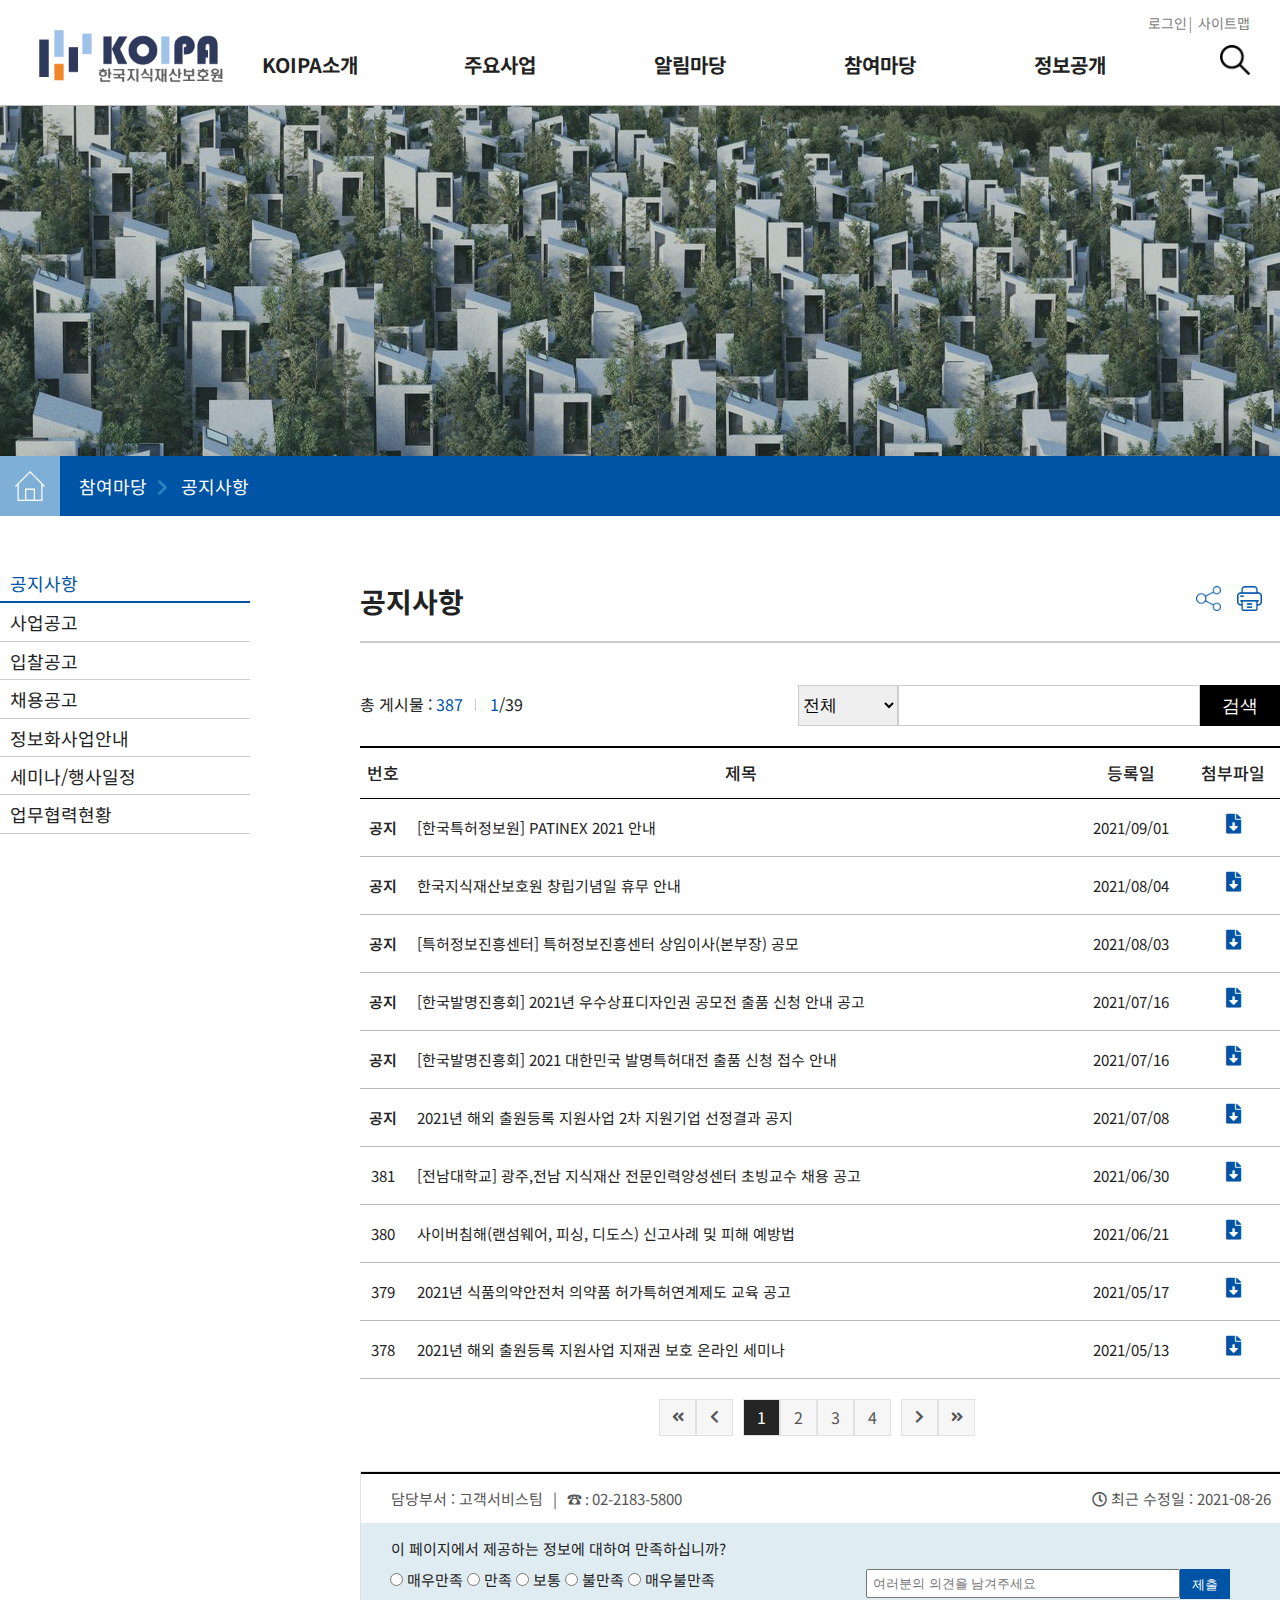
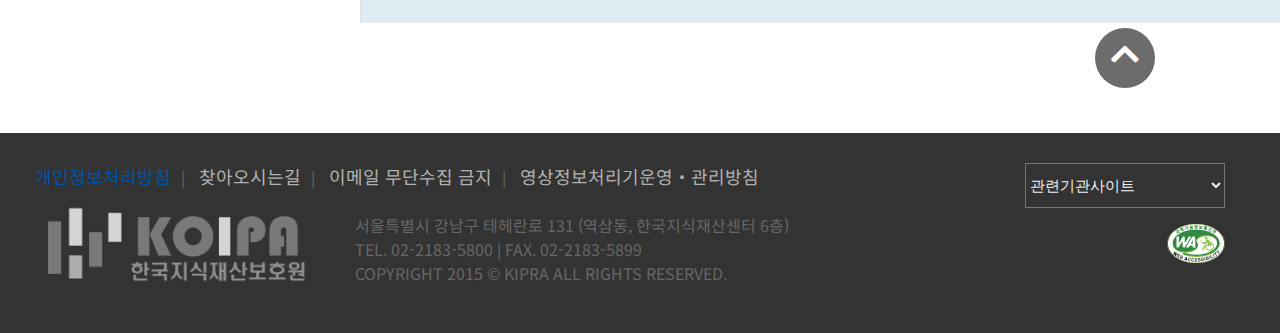
<file: sub03.html>
<!doctype html>
<html lang="ko">
<head>
	<meta charset="UTF-8" />
	<title>한국지식재산보호원-알림마당</title>
<!--[if lt IE 9]>
  <script src="js/html5shiv.js"></script>
<![endif]-->
<!-- [if IE 7]> <link href="ie7.css" type="text/css" rel="stylesheet"/> <![endif]-->
	<script src="http://code.jquery.com/jquery-3.5.1.min.js"></script>
	<link href="https://cdnjs.cloudflare.com/ajax/libs/font-awesome/5.13.0/css/all.min.css" rel="stylesheet">
	<link rel="stylesheet" href="css/sub03.css" />
	<script defer src="js/gnb.js"></script>
	<script defer src="js/script.js"></script>
	<script>

( function( $ ) {
$( document ).ready(function() {
$('#cssmenu > ul > li > a').click(function() {
  $('#cssmenu li').removeClass('active');
  $(this).closest('li').addClass('active');	
  var checkElement = $(this).next();
  if((checkElement.is('ul')) && (checkElement.is(':visible'))) {
    $(this).closest('li').removeClass('active');
    checkElement.slideUp('normal');
  }
  if((checkElement.is('ul')) && (!checkElement.is(':visible'))) {
    $('#cssmenu ul ul:visible').slideUp('normal');
    checkElement.slideDown('normal');
  }
  if($(this).closest('li').find('ul').children().length == 0) {
    return true;
  } else {
    return false;	
  }		
});
});
} )( jQuery );

	</script>

</head>
<body>
	<div id="header">
		<h1 class="hlogo"><a href="index.html"><img src="images/koipalogo.png" alt="상단로고" /></a></h1>
		<ul class="hlnb">
			<li><a href="login.html">로그인</a></li>
			<li><a href="#">사이트맵</a></li>
		</ul> <!-- hlnb end -->
	
		<div id="hWrap">
			 <div id="mheader">
				<div id="gnb">
				 <nav class="glist">
				 <ul> 
					<li><a href="sub01.html">KOIPA소개</a>
					 <ul>
						<li><a href="sub01.html">인사말</a></li>
						<li><a href="#">설립목적 및 연혁</a></li>
						<li><a href="#">미션&비전</a></li>
						<li><a href="#">조직도</a></li>
						<li><a href="#">윤리경영</a></li>
						<li><a href="#">경영공시</a></li>
						<li><a href="#">오시는 길</a></li>
						<li><a href="#">홍보자료</a></li>
					 </ul>
					</li><!-- KOIPA소개 end -->
	
					<li><a href="sub02.html">주요사업</a>
					 <ul>
						<li><a href="#">국제 지재권분쟁 대응전략</a></li>
						<li><a href="#">국내 위조상품 단속지원</a></li>
						<li><a href="#">지식재산권보호 인식제고</a></li> 
						<li><a href="#">국제IP분쟁대응기반 구축</a></li>
						<li><a href="#">사회적약자의 지재권 보호지원</a></li>
						<li><a href="#">K-브랜드 보호지원</a></li>
						<li><a href="#">지재권 분쟁 공동대응 지원</a></li>
						<li><a href="#">해외 온라인 위조상품 대응지원</a></li>
						<li><a href="#">영업비밀 보호지원</a></li>
					 </ul>
					</li><!-- 주요사업 end -->
	
					<li><a href="sub03.html">알림마당</a>
						 <ul>
							<li><a href="sub03.html">공지사항</a></li>
							<li><a href="#">사업공고</a></li>
							<li><a href="#">입찰공고</a></li>
							<li><a href="#">채용공고</a></li>
							<li><a href="#">정보화사업안내</a></li>
							<li><a href="#">세미나/행사일정</a></li>
							<li><a href="#">업무협력현황</a></li>
						 </ul>
					</li><!-- 알림마당 end -->
	
					<li><a href="sub04.html">참여마당</a>
					 <ul>
						<li><a href="#">클린신고센터</a></li>
						<li><a href="#">고객제안</a></li>
						<li><a href="#">자료실</a></li>
						<li><a href="#">법령정보</a></li>
					 </ul>
					</li><!-- 참여마당 end -->
					<li><a href="sub05.html">정보공개</a>
						<ul>
							<li><a href="sub05.html">제도안내</a></li>
							<li><a href="#">사전정보공개</a></li>
							<li><a href="#">사업실명제</a></li>
							<li><a href="#">공공데이터개방</a></li>
						 </ul>
					</li> <!-- 정보공개 end -->
				 </ul> 
				 </nav>
				</div><!-- gnb end -->
			 </div><!-- mheader end -->
		</div><!-- hwrap end -->
	
		<p class="schbtn"><a href="#"><img src="images/search.png" alt="검색" /></a></p>
		<div class="search_form">
			 <strong class="blind">통합검색</strong>
			 <div class="layout">
				 <div class="cell">
					 <div class="elem">
						 <p><strong>통합검색</strong><span>한국지식재산보호원 사이트 방문을 환영합니다!</span></p>
						 <div class="form">
							 <form target="_blank" action="/search/search.do">
								 <label for="search_txt" class="blind">검색어</label>
								 <input type="text" name="kw" id="search_txt" placeholder="검색어를 입력하세요." title="검색어를 입력하세요." />
								 <input type="submit" value="검색" />
							 </form>
							 </div><!-- elem end -->
						 </div><!-- cell end -->
					 </div><!-- layout end -->
				 </div>
			 
			 <a href="#" class="btn_close">닫기</a>
		 </div><!-- search_form end -->
				 <script>
		 //search
			 $('.schbtn').click(function(){
			$('.search_form').css('display','block');
	
			 });
			 $('.btn_close').click(function(){
			$('.search_form').css('display','none');
	
			 });
			 
			 //search end
		 </script>
	</div> <!-- header end -->
	
	<div id="visual">
	  <img src="images/sub2_vis.jpg" alt="서브비쥬얼">
	</div><!-- visual end -->
	
	
	

	  <div id="container">
	    <nav class="pagenav">
			<ul>
			<li><a href="index.html">홈</a></li>
			<li><a href="sub03.html">참여마당</a></li>
			<li><a href="sub03.html">공지사항</a></li>
			</ul>  
	   </nav> <!-- pagenav end -->
	  <div class="left">

		 
	  <div id='cssmenu'>
        <ul>
        <li class='active'><a href='#'><span>공지사항</span></a></li>
        <li class='last'><a href='#'><span>사업공고</span></a></li> 
        <li class='last'><a href='#'><span>입찰공고</span></a></li> 
        <li class='last'><a href='#'><span>채용공고</span></a></li> 
        <li class='last'><a href='#'><span>정보화사업안내</span></a></li> 
        <li class='last'><a href='#'><span>세미나/행사일정</span></a></li> 
        <li class='last'><a href='#'><span>업무협력현황</span></a></li> 
    </div>

	  </div> <!-- left end -->
	  <div class="right">
	   <div class="tit">
			<h3>공지사항</h3>
			<ul>
				<li><a href="#"><img src="images/share.png" alt="공유"></a></li>
				<li><a href="#"><img src="images/print.png" alt="출력"></a></li>
			</ul>
	   </div>
	   <hr>
      <div class="cont4">
           <div class="board_search">
               <div class="count">
                   <strong>총 게시물 :</strong>
                   <span class="total">387</span>
                   <span>1</span>/39
               </div>
                <form action="search.php" id="searchForm">
                    <select name="searchCondition" id="cont_kind">
                        <option value="">전체</option>
                        <option value="1">제목</option>
                        <option value="2">작성자</option>
                        <option value="3">내용</option>
                    </select>
                    <input type="text" name="searchInput" class="searchInput">
                    <input type="submit" class='searchBtn' value="검색">
                </form>
            </div>  
            <table class="noticelist" summary="게시판" border="0" >
                <caption class="blind">공지사항</caption>
                <thead>
                    <th>번호</th>
                    <th>제목</th>
                    <th>등록일</th>
                    <th>첨부파일</th>
                </thead>
                <tbody>
                    <tr class="gongji">
                        <td>공지</td>
                        <td><a href="#">[한국특허정보원] PATINEX 2021 안내</td>
													<td>2021/09/01</td>
                        <td class="file">유</td>
                    </tr>
                    <tr class="gongji">
                        <td>공지</td>
                        <td><a href="#">한국지식재산보호원 창립기념일 휴무 안내</td>
													<td>2021/08/04</td>
                        <td class="file">유</td>
                    </tr>
                    <tr class="gongji">
                        <td>공지</td>
                        <td><a href="#">[특허정보진흥센터] 특허정보진흥센터 상임이사(본부장) 공모</td>            
													<td>2021/08/03</td> 
                        <td class="file">유</td>
                    </tr>
                    <tr class="gongji">
                        <td>공지</td>
                        <td><a href="#">[한국발명진흥회] 2021년 우수상표디자인권 공모전 출품 신청 안내 공고</td>            
													<td>2021/07/16</td>  
                        <td class="file">유</td>
                    </tr>
                    <tr class="gongji">
                        <td>공지</td>
                        <td><a href="#">[한국발명진흥회] 2021 대한민국 발명특허대전 출품 신청 접수 안내</td>         
													<td>2021/07/16</td> 
                        <td class="file">유</td>
                    </tr>
                    <tr class="gongji">
                        <td>공지</td>
                        <td><a href="#">2021년 해외 출원등록 지원사업 2차 지원기업 선정결과 공지</td>            
													<td>2021/07/08</td>  
                        <td class="file">유</td>
                    </tr>
                    <tr>
                        <td>381</td>
                        <td><a href="#">[전남대학교] 광주,전남 지식재산 전문인력양성센터 초빙교수 채용 공고</td>            
													<td>2021/06/30</td>
                        <td class="file">유</td>
                    </tr>
                    <tr>
                        <td>380</td>
                        <td><a href="#">사이버침해(랜섬웨어, 피싱, 디도스) 신고사례 및 피해 예방법</td>            
													<td>2021/06/21</td> 
                        <td class="file">유</td>
                    </tr>
                    <tr>
                        <td>379</td>
                        <td><a href="#">2021년 식품의약안전처 의약품 허가특허연계제도 교육 공고</td>            
													<td>2021/05/17</td> 
                        <td class="file">유</td>
                    </tr>
                    <tr>
                        <td>378</td>
                        <td><a href="#">2021년 해외 출원등록 지원사업 지재권 보호 온라인 세미나</td>            
													<td>2021/05/13</td>
                        <td class="file">유</td>
                    </tr>

                </tbody>
            </table><!--noticelist end -->
            <div class="boardnav">
				<ul>
					<li class="pageup chevicon"><a href="#">맨 처음</a></li>
					<li class="prevlist chevicon"><a href="#">이전</a></li>
					<li  class="active"><a href="#">1</a></li>
					<li ><a href="#">2</a></li>
					<li><a href="#">3</a></li>
					<li><a href="#">4</a></li>
					<li  class="nextlist chevicon"><a href="#">다음</a></li>
					<li class="pagedown chevicon"><a href="#">맨 끝</a></li>					
				</ul>

            </div>
	   </div> <!-- cont4 end -->
		 <div class="satis">
			<!-- 만족도 평가 start -->
			<div class="below">
				 <ul>
				  <li>담당부서 : 고객서비스팀</li>
				  <li>☎ : 02-2183-5800</li>
				  <li><i class="far fa-clock"></i> 최근 수정일 : 2021-08-26</li>
				 </ul>
			 </div><!-- below -->
			 <div class="under">
			  <p class="un_tit">이 페이지에서 제공하는 정보에 대하여 만족하십니까?</p>
				
		  <form>
				
				<fieldset>
					<legend>만족도조사</legend>
					<input type="radio" value="5" name="satis" id="r1">
					<label for="r1">매우만족</label>

					<input type="radio" value="4" name="satis" id="r2">
					<label for="r2" >만족</label>

					<input type="radio" value="3" name="satis" id="r3">
					<label for="r3" >보통</label>

					<input type="radio" value="2" 
					name="satis" id="r4">
					<label for="r4" >불만족</label>

					<input type="radio" value="1" name="satis" id="r5">
					<label for="r5" >매우불만족</label>

					<input class="sch" type="text" placeholder="여러분의 의견을 남겨주세요" >
					<input class="schBtn" type="submit" value="제출">

				</fieldset>
			
					
			  </form>
			 </div><!-- under -->
		 </div><!-- satis end -->
	  </div> <!-- right end -->
	</div><!-- container end -->
	
	<div id="footer">
		<div class="finner">
			<h1 class="flogo"><img src="images/koipalogogr.png" alt="하단로고"></h1>
			<ul class="flnb">
			 <li><a href="#">개인정보처리방침</a></li>
			 <li><a href="#">찾아오시는길</a></li>
			 <li><a href="#">이메일 무단수집 금지</a></li>
			 <li><a href="#">영상정보처리기운영・관리방침</a></li>
			</ul><!-- flnb end -->
			<address class="fadd">
				서울특별시 강남구 테헤란로 131 (역삼동, 한국지식재산센터 6층)<br>
				TEL. 02-2183-5800&nbsp;|&nbsp;FAX. 02-2183-5899 <br>
				COPYRIGHT 2015 &copy; KIPRA ALL RIGHTS RESERVED.</p>
			</address>
			<select name="site1" id="site1">
			 <option value="">관련기관사이트</option>
			 <option value="산업재산권 분쟁조정위원회">산업재산권 분쟁조정위원회</a></option>
			 <option value="공익변리사 특허상담센터">공익변리사 특허상담센터</a></option>
			 <option value="대한민국국회">대한민국국회</option>
			</select>  
			<p class="mark"><img src="images/wa_mark.png" alt="웹접근성인증마크" /></p>
	
		<div class="top">
		<a href="#" style="color:white"><i class="fas fa-chevron-up fa-2x"></i></a>
		</div>
			</div><!-- finner end -->
	</div><!-- footer end -->
</body>
</html>
</file>
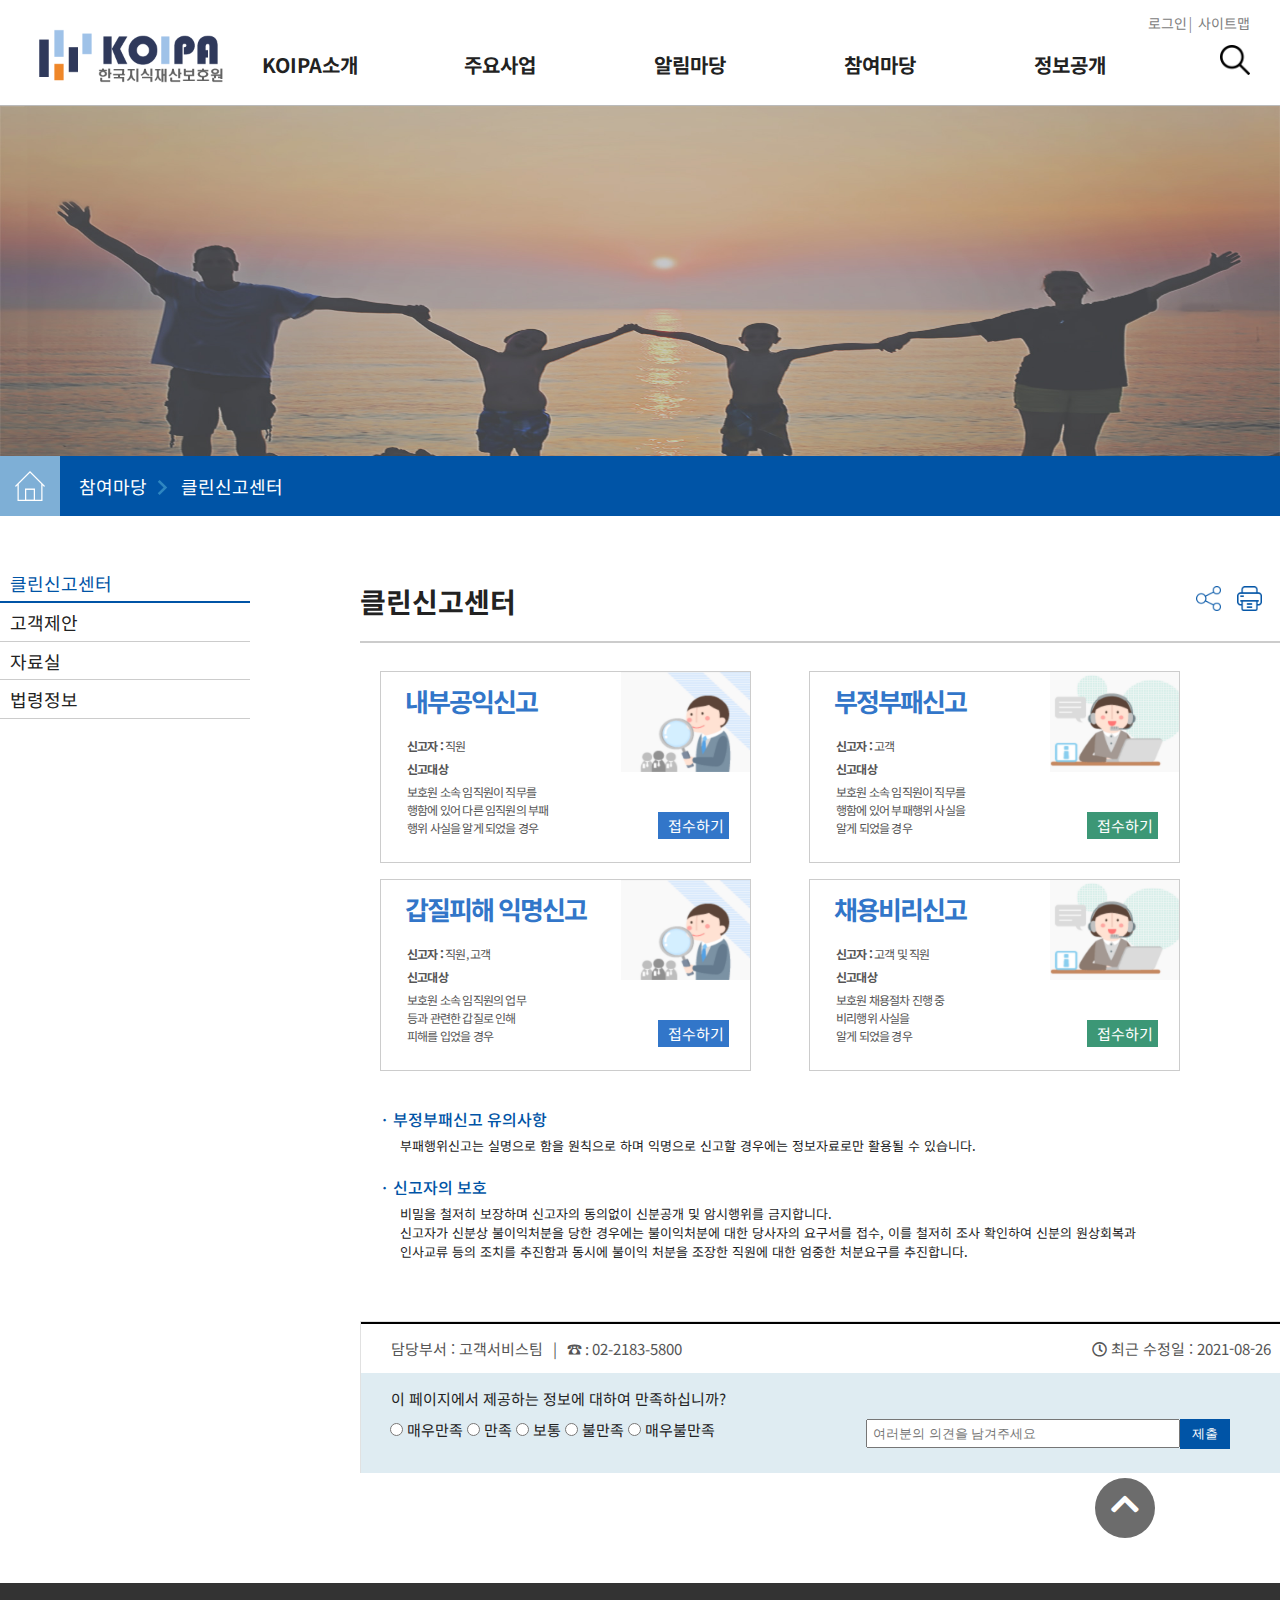
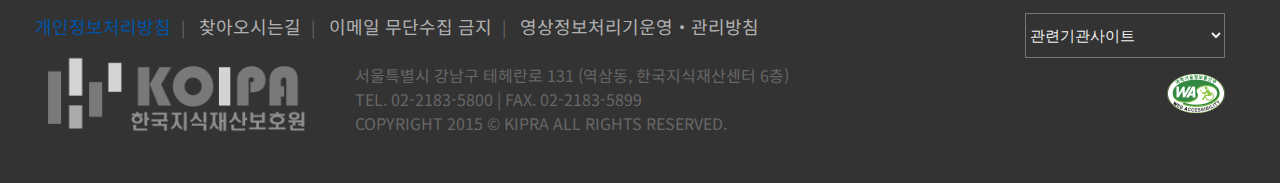
<file: sub04.html>
<!doctype html>
<html lang="ko">
<head>
	<meta charset="UTF-8" />
	<title>한국지식재산보호원-참여마당</title>
<!--[if lt IE 9]>
  <script src="js/html5shiv.js"></script>
<![endif]-->
<!-- [if IE 7]> <link href="ie7.css" type="text/css" rel="stylesheet"/> <![endif]-->
	<script src="http://code.jquery.com/jquery-3.5.1.min.js"></script>
	<link href="https://cdnjs.cloudflare.com/ajax/libs/font-awesome/5.13.0/css/all.min.css" rel="stylesheet">
	<link rel="stylesheet" href="css/sub4.css" />
	<script defer src="js/gnb.js"></script>
	<script defer src="js/script.js"></script>

</head>
<body>
	<div id="header">
		<h1 class="hlogo"><a href="index.html"><img src="images/koipalogo.png" alt="상단로고" /></a></h1>
		<ul class="hlnb">
			<li><a href="login.html">로그인</a></li>
			<li><a href="#">사이트맵</a></li>
		</ul> <!-- hlnb end -->
	
		<div id="hWrap">
			 <div id="mheader">
				<div id="gnb">
				 <nav class="glist">
				 <ul> 
					<li><a href="sub01.html">KOIPA소개</a>
					 <ul>
						<li><a href="sub01.html">인사말</a></li>
						<li><a href="#">설립목적 및 연혁</a></li>
						<li><a href="#">미션&비전</a></li>
						<li><a href="#">조직도</a></li>
						<li><a href="#">윤리경영</a></li>
						<li><a href="#">경영공시</a></li>
						<li><a href="#">오시는 길</a></li>
						<li><a href="#">홍보자료</a></li>
					 </ul>
					</li><!-- KOIPA소개 end -->
	
					<li><a href="sub02.html">주요사업</a>
					 <ul>
						<li><a href="#">국제 지재권분쟁 대응전략</a></li>
						<li><a href="#">국내 위조상품 단속지원</a></li>
						<li><a href="#">지식재산권보호 인식제고</a></li> 
						<li><a href="#">국제IP분쟁대응기반 구축</a></li>
						<li><a href="#">사회적약자의 지재권 보호지원</a></li>
						<li><a href="#">K-브랜드 보호지원</a></li>
						<li><a href="#">지재권 분쟁 공동대응 지원</a></li>
						<li><a href="#">해외 온라인 위조상품 대응지원</a></li>
						<li><a href="#">영업비밀 보호지원</a></li>
					 </ul>
					</li><!-- 주요사업 end -->
	
					<li><a href="sub03.html">알림마당</a>
						 <ul>
							<li><a href="sub03.html">공지사항</a></li>
							<li><a href="#">사업공고</a></li>
							<li><a href="#">입찰공고</a></li>
							<li><a href="#">채용공고</a></li>
							<li><a href="#">정보화사업안내</a></li>
							<li><a href="#">세미나/행사일정</a></li>
							<li><a href="#">업무협력현황</a></li>
						 </ul>
					</li><!-- 알림마당 end -->
	
					<li><a href="sub04.html">참여마당</a>
					 <ul>
						<li><a href="#">클린신고센터</a></li>
						<li><a href="#">고객제안</a></li>
						<li><a href="#">자료실</a></li>
						<li><a href="#">법령정보</a></li>
					 </ul>
					</li><!-- 참여마당 end -->
					<li><a href="sub05.html">정보공개</a>
						<ul>
							<li><a href="sub05.html">제도안내</a></li>
							<li><a href="#">사전정보공개</a></li>
							<li><a href="#">사업실명제</a></li>
							<li><a href="#">공공데이터개방</a></li>
						 </ul>
					</li> <!-- 정보공개 end -->
				 </ul> 
				 </nav>
				</div><!-- gnb end -->
			 </div><!-- mheader end -->
		</div><!-- hwrap end -->
	
		<p class="schbtn"><a href="#"><img src="images/search.png" alt="검색" /></a></p>
		<div class="search_form">
			 <strong class="blind">통합검색</strong>
			 <div class="layout">
				 <div class="cell">
					 <div class="elem">
						 <p><strong>통합검색</strong><span>한국지식재산보호원 사이트 방문을 환영합니다!</span></p>
						 <div class="form">
							 <form target="_blank" action="/search/search.do">
								 <label for="search_txt" class="blind">검색어</label>
								 <input type="text" name="kw" id="search_txt" placeholder="검색어를 입력하세요." title="검색어를 입력하세요." />
								 <input type="submit" value="검색" />
							 </form>
							 </div><!-- elem end -->
						 </div><!-- cell end -->
					 </div><!-- layout end -->
				 </div>
			 
			 <a href="#" class="btn_close">닫기</a>
		 </div><!-- search_form end -->
				 <script>
		 //search
			 $('.schbtn').click(function(){
			$('.search_form').css('display','block');
	
			 });
			 $('.btn_close').click(function(){
			$('.search_form').css('display','none');
	
			 });
			 
			 //search end
		 </script>
	</div> <!-- header end -->
	
	<div id="visual">
	  <img src="images/sub3_vis.jpg" alt="서브비주얼">
	</div><!-- visual end -->
	
	  <div id="container">
	    <nav class="pagenav">
			<ul>
			<li><a href="index.html">홈</a></li>
			<li><a href="sub04.html">참여마당</a></li>
			<li><a href="sub04.html">클린신고센터</a></li>

			</ul>  
	   </nav> <!-- pagenav end -->
	  <div class="left">
			
	  <div id='cssmenu'>
		<ul>
			<li class='active'><a href='#'><span>클린신고센터</span></a></li>
			<li class='last'><a href='#'><span>고객제안</span></a></li> 
			<li class='last'><a href='#'><span>자료실</span></a></li> 
			<li class='last'><a href='#'><span>법령정보</span></a></li> 
	</ul>
	</div><!-- cssmenu end -->
<script>
( function( $ ) {
$( document ).ready(function() {
$('#cssmenu > ul > li > a').click(function() {
  $('#cssmenu li').removeClass('active');
  $(this).closest('li').addClass('active');	
  var checkElement = $(this).next();
  if((checkElement.is('ul')) && (checkElement.is(':visible'))) {
    $(this).closest('li').removeClass('active');
    checkElement.slideUp('normal');
  }
  if((checkElement.is('ul')) && (!checkElement.is(':visible'))) {
    $('#cssmenu ul ul:visible').slideUp('normal');
    checkElement.slideDown('normal');
  }
  if($(this).closest('li').find('ul').children().length == 0) {
    return true;
  } else {
    return false;	
  }		
});
});
} )( jQuery );
</script>
	  </div> <!-- left end -->
	  <div class="right">
	   <div class="tit">
			<h3>클린신고센터</h3>
			<ul>
				<li><a href="#"><img src="images/share.png" alt="공유"></a></li>
				<li><a href="#"><img src="images/print.png" alt="출력"></a></li>
			</ul>
	   </div>
	   <hr>
		 <div id="con1">
			<div class="box8">
				<!-- 클린신고센터-->
				<div id="sc" class="p_cle">
					<div class="report">
						<div class="banner ban_left">
							<h3>내부공익신고</h3>
							<p><strong>신고자 : </strong> 직원</p>
							<p><strong>신고대상</strong><br>보호원 소속 임직원이 직무를<br>행함에 있어 다른 임직원의 부패<br>행위 사실을 알게 되었을 경우</p>
							<a href="#" class="btn_apply01">접수하기</a>
						</div>
						<div class="banner ban_right">
							<h3>부정부패신고</h3>
							<p><strong>신고자 : </strong> 고객</p>
							<p><strong>신고대상</strong><br>보호원 소속 임직원이 직무를<br>행함에 있어 부패행위 사실을<br>알게 되었을 경우</p>
							<a href="#" class="btn_apply02">접수하기</a>
						</div>
					</div>
					<div class="report">
						<div class="banner ban_left">
							<h3>갑질피해 익명신고</h3>
							<p><strong>신고자 : </strong> 직원, 고객</p>
							<p><strong>신고대상</strong><br>보호원 소속 임직원의 업무<br>등과 관련한 갑질로 인해<br>피해를 입었을 경우</p>
							<a href="#" class="btn_apply01">접수하기</a>
						</div>
						<div class="banner ban_right">
							<h3>채용비리신고 </h3>
							<p><strong>신고자 : </strong> 고객 및 직원</p>
							<p><strong>신고대상</strong><br>보호원 채용절차 진행 중<br>비리행위 사실을 <br>알게 되었을 경우</p>
							<a href="#" class="btn_apply02">접수하기</a>
						</div><!-- report -->
					</div><!-- p_cle -->
					
					<!-- 하단 유의사항-->
					
					<dl class="dot_list">
						<dt>· 부정부패신고 유의사항</dt>
						<dd>부패행위신고는 실명으로 함을 원칙으로 하며 익명으로 신고할 경우에는 정보자료로만 활용될 수 있습니다.</dd>
						<dt>· 신고자의 보호</dt>
						<dd class="first-none">비밀을 철저히 보장하며 신고자의 동의없이 신분공개 및 암시행위를 금지합니다.</dd>
						<dd>신고자가 신분상 불이익처분을 당한 경우에는 불이익처분에 대한 당사자의 요구서를 접수, 이를 철저히 조사 확인하여 신분의 원상회복과 <br>
							인사교류 등의 조치를 추진함과 동시에 불이익 처분을 조장한 직원에 대한 엄중한 처분요구를 추진합니다.</dd>
					</dl>
					
				</div><!-- //sc -->
			</div><!-- box8 -->
		</div><!-- con1 -->

		<div class="satis">
			<!-- 만족도 평가 start -->
			<div class="below">
				 <ul>
				  <li>담당부서 : 고객서비스팀</li>
				  <li>☎ : 02-2183-5800</li>
				  <li><i class="far fa-clock"></i> 최근 수정일 : 2021-08-26</li>
				 </ul>
			 </div><!-- below -->
			 <div class="under">
			  <p class="un_tit">이 페이지에서 제공하는 정보에 대하여 만족하십니까?</p>
				
		  <form>
				
				<fieldset>
					<legend>만족도조사</legend>
					<input type="radio" value="5" name="satis" id="r1">
					<label for="r1">매우만족</label>

					<input type="radio" value="4" name="satis" id="r2">
					<label for="r2" >만족</label>

					<input type="radio" value="3" name="satis" id="r3">
					<label for="r3" >보통</label>

					<input type="radio" value="2" 
					name="satis" id="r4">
					<label for="r4" >불만족</label>

					<input type="radio" value="1" name="satis" id="r5">
					<label for="r5" >매우불만족</label>

					<input class="sch" type="text" placeholder="여러분의 의견을 남겨주세요" >
					<input class="schBtn" type="submit" value="제출">

				</fieldset>
			
					
			  </form>
			 </div><!-- under -->
		 </div><!-- satis end -->
	  </div> <!-- right end -->
	</div><!-- container end -->
	
<div id="footer">
		<div class="finner">
			<h1 class="flogo"><img src="images/koipalogogr.png" alt="하단로고"></h1>
			<ul class="flnb">
			 <li><a href="#">개인정보처리방침</a></li>
			 <li><a href="#">찾아오시는길</a></li>
			 <li><a href="#">이메일 무단수집 금지</a></li>
			 <li><a href="#">영상정보처리기운영・관리방침</a></li>
			</ul><!-- flnb end -->
			<address class="fadd">
				서울특별시 강남구 테헤란로 131 (역삼동, 한국지식재산센터 6층)<br>
				TEL. 02-2183-5800&nbsp;|&nbsp;FAX. 02-2183-5899 <br>
				COPYRIGHT 2015 &copy; KIPRA ALL RIGHTS RESERVED.</p>
			</address>
			<select name="site1" id="site1">
			 <option value="">관련기관사이트</option>
			 <option value="산업재산권 분쟁조정위원회">산업재산권 분쟁조정위원회</a></option>
			 <option value="공익변리사 특허상담센터">공익변리사 특허상담센터</a></option>
			 <option value="대한민국국회">대한민국국회</option>
			</select>  
			<p class="mark"><img src="images/wa_mark.png" alt="웹접근성인증마크" /></p>
	
		<div class="top">
		<a href="#" style="color:white"><i class="fas fa-chevron-up fa-2x"></i></a>
		</div>
			</div><!-- finner end -->
</div><!-- footer end -->

</body>
</html>
</file>
<file: css/login.css>
@charset "utf-8";
@import url("subcommon.css");


/*container*/
    #container {width:100%;margin:0 auto;position: absolute;top:-60px;left:0;position:relative}
    #container:after {clear:both;content:'';padding:0;display:block}
    #container .pagenav {width:100%;margin:0 auto;background-color: #0054a6;height:60px;display:block;z-index:90;left:0;}
    #container .pagenav ul {background-color: #0054a6}
    #container .pagenav ul:after {content:'';width:300px;height:60px;background: #0054a6;}
    #container .pagenav ul li {display:inline-block;position:relative;background-color: #0054a6;}
    #container .pagenav ul > li > a {text-align:center;line-height:60px;color:#fff;font-size:18px;}
    #container .pagenav ul li:first-child  a{position:absolute;height:60px;width:60px;left:0;top:-19px;font-size:0;
			 background: url(../images/home.png) no-repeat 50% 50%;background-size: 30px 30px ;
	     -ms-background-color:#e8feff8a;background-color:#e8feff8a;} 
	#container .pagenav  ul li:after {content:'';padding:0 15px;color:#fff;width:10px;
		background: url(../images/p_right.png)no-repeat 50% 50%;background-size:15px 15px}
    #container .pagenav  ul li:first-child:after {content:'';background:none;margin:0 45px 0 0}
    #container .pagenav  ul li:last-child:after {content:'';background:none;}

   
 /*아코디언메뉴*/
	#container .left {float:left;width:280px;margin-top:50px;}
	#container .left  #cssmenu,
	#cssmenu ul,
	#cssmenu li,
	#cssmenu a {  margin: 0;  padding: 0;  border: 0;  list-style: none;  font-weight: normal;
	text-decoration: none;  line-height: 1;  font-family: 'Noto Sans KR', sans-serif;  font-size: 14px;
	position: relative;} 
	#cssmenu a {  line-height: 1.3;}
	#cssmenu {  width: 250px;}

	#cssmenu > ul > li {  margin: 0 0 2px 0;}
	#cssmenu > ul > li:last-child {  margin: 0;}
	#cssmenu > ul > li > a {  font-size: 18px;  display: block;  color: #222;  ;border-bottom:1px solid #ccc;}
	#cssmenu > ul > li > a > span { display: block; padding: 6px 10px;}
	#cssmenu > ul > li > a:hover {  text-decoration: none;}

	#cssmenu > ul > li.active {  border-bottom: none;}
	#cssmenu > ul > li.active > a {  color: #0054a6;  border-bottom:1px solid #0054a6;}
	#cssmenu > ul > li.active > a span {  border-bottom: 1px solid #0054a6;}
	#cssmenu > ul > li.has-sub > a span {  background: url(../images/plus.png) 98% center no-repeat; background-size:15px 15px}
	#cssmenu > ul > li.has-sub.active > a span {  background: url(../images/minus.png) 98% center no-repeat;background-size:15px 15px}
	#cssmenu > ul > li.has-sub.active > ul > li:first-child a{color: #0054a6; }

	/* Sub menu */
	#cssmenu ul ul {  padding: 5px 12px;  display: none;  border-bottom:1px solid #ccc;}
	#cssmenu ul ul li {  padding: 10px 0;  list-style:square;  text-indent:20px}
	#cssmenu ul ul a {  display: block;  color: #000;  font-size: 14px;}
	#cssmenu ul ul a:hover,
	#cssmenu ul ul a:focus{color: #0054a6;}


    #container .right {width:920px;float:right;margin-top:45px;}
    #container .right .tit {position:relative;margin:20px 0}
    #container .right .tit h3 {color:#222;font-size:28px;width:500px}
    #container .right .tit ul {position:absolute;right:10px; top: 5px;}
    #container .right .tit ul li {float:left;padding:0 8px}
    #container .right .tit a {display:block;width:25px;height:25px}
    #container .right .tit a img {width:100%;height:100%}
    #container .right hr {border:1px solid #ccc;margin-bottom:3%}
	#container .right .satis {font-size:15px;border:1px solid #e1e1e1;width:100%;height:150px;margin:50px 0}
	#container .right .satis .below {width:100%;height:49px;border-top:2px solid #000;position:relative}
	#container .right .satis .below ul {margin-left:30px;color:#555}
	#container .right .satis .below ul li{float:left;line-height:49px}
	#container .right .satis .below ul li:first-child:after {content:'|';padding:0 10px}
	#container .right .satis .below ul li:last-child {float:right;margin-right:10px}
	#container .right .satis .under {height:100px;clear:both;background-color: #dfecf2}
	#container .right .satis .under p{padding:15px 30px 5px}
	#container .right .satis .under form{padding:5px 29px}
	#container .right .satis .under form input {padding:0 5px;}
	#container .right .satis .under form .sch{float:right;width:300px;height:25px;position:absolute;right:100px}
	#container .right .satis .under form .schBtn {float:right;width:50px;height:30px;border:0;background-color: #0054a6;
	color:#fff;line-height:25px;position:absolute;right:50px}
	
   /*수정*/

    #container .right .agrinfo{width:90%;margin:40px auto}
    #container .right .agrinfo h4{font-size:20px;color:#333}
    #container .right .agrinfo textarea {padding:20px 5px;text-align:justify;outline:0;margin-top:10px;width:100%;height:150px}
    #container .right .agrinfo .agrbox{float:right;margin-right:0px}
    #container .right .cfrm1 {width:90%;margin:40px auto}
    #container .right .cfrm1  h4 {text-align:center;font-size:22px}
    #container .right .cfrm1 > p{text-align:center;font-size:15px;color:#555;margin-top:10px}
    #container .right .cfrm1 ul {border:1px solid #f1f1f1;margin-top:20px;border-top:1px solid #000;}
    #container .right .cfrm1 ul:after {content:'';display:block;clear:both}
    #container .right .cfrm1 ul li {height:250px;border-right:1px solid #f1f1f1;float:left;width:33%;text-align:center}
    #container .right .cfrm1 ul li:last-child {border:0} 
    #container .right .cfrm1 ul li a {display:block;width:100%;height:100%}
    #container .right .cfrm1 ul li a img {margin-top:50px;width:30%;}
    #container .right .cfrm1 ul li a p {font-size:23px;margin-top:18px}
    #container .right .cfrm1 ul li a span {font-size:15px;color:#555}

    #container .right .cfrm2 {width:90%;margin:40px auto}
    #container .right .cfrm2  h4 {text-align:center;font-size:22px}
    #container .right .cfrm2 > p {text-align:center;font-size:15px;color:#555;margin-top:10px}
    #container .right .cfrm2 hr {margin-top:20px;margin-bottom:30px;border:1px solid #000}
    #container .right .cfrm2 ul {border:1px solid #f1f1f1;margin-top:20px}
    #container .right .cfrm2 ul:after {content:'';display:block;clear:both}
    #container .right .cfrm2 ul li {height:50px;border-right:1px solid #f1f1f1;float:left;width:33.25%;text-align:center}
    #container .right .cfrm2 ul li:last-child {border:0} 
    #container .right .cfrm2 ul li a {display:block;line-height:50px;width:100%;height:100%}
    #container .right .cfrm2 ul li:first-child a {background: url(../images/naver.png) no-repeat 8% 0;background-size: 50px 50px;}
    #container .right .cfrm2 ul li:nth-child(2) a {background: url(../images/kakao.png) no-repeat 8% 0;background-size: 50px 50px;}
    #container .right .cfrm2 ul li:last-child a {background: url(../images/facebook.png) no-repeat 8% 0;background-size: 50px 50px; }    
    #container .right .cfrm2 ul li a span {font-weight:bold;float:right;font-size:15px;margin-right:40px;color:#fff}

	/*to top*/
    .top  {border-radius:40px;background:rgba(10,10,10,.6);line-height:62px;
	text-align:center;position:absolute;bottom:45px;right:200px}
	.top a {width:60px;height:60px;display:block}
	.top.on {position:fixed;opacity}
</file>
<file: css/sub1.css>
@charset "utf-8";
@import url("subcommon.css");


/*container*/
    #container {width:100%;margin:0 auto;position: absolute;top:-60px;left:0;position:relative}
    #container:after {clear:both;content:'';padding:0;display:block}
    #container .pagenav {width:100%;margin:0 auto;background-color: #0054a6;height:60px;display:block;z-index:90;left:0;}
    #container .pagenav ul {background-color: #0054a6}
    #container .pagenav ul:after {content:'';width:300px;height:60px;background: #0054a6;}
    #container .pagenav ul li {display:inline-block;position:relative;background-color: #0054a6;}
    #container .pagenav ul > li > a {text-align:center;line-height:60px;color:#fff;font-size:18px;}
    #container .pagenav ul li:first-child  a{position:absolute;height:60px;width:60px;left:0;top:-19px;font-size:0;
			 background: url(../images/home.png) no-repeat 50% 50%;background-size: 30px 30px ;
	     -ms-background-color:#e8feff8a;background-color:#e8feff8a;} 
	  #container .pagenav  ul li:after {content:'';padding:0 15px;color:#fff;width:10px;
		background: url(../images/p_right.png)no-repeat 50% 50%;background-size:15px 15px}
    #container .pagenav  ul li:first-child:after {content:'';background:none;margin:0 45px 0 0}
    #container .pagenav  ul li:last-child:after {content:'';background:none;}

   
 /*아코디언메뉴*/
		#container .left {float:left;width:280px;margin-top:50px;}
		#container .left  #cssmenu,
		#cssmenu ul,
		#cssmenu li,
		#cssmenu a {  margin: 0;  padding: 0;  border: 0;  list-style: none;  font-weight: normal;
		text-decoration: none;  line-height: 1;  font-family: 'Noto Sans KR', sans-serif;  font-size: 14px;
		position: relative;} 
		#cssmenu a {  line-height: 1.3;}
		#cssmenu {  width: 250px;}

		#cssmenu > ul > li {  margin: 0 0 2px 0;}
		#cssmenu > ul > li:last-child {  margin: 0;}
		#cssmenu > ul > li > a {  font-size: 18px;  display: block;  color: #222;  ;border-bottom:1px solid #ccc;}
		#cssmenu > ul > li > a > span { display: block; padding: 6px 10px;}
		#cssmenu > ul > li > a:hover {  text-decoration: none;}

		#cssmenu > ul > li.active {  border-bottom: none;}
		#cssmenu > ul > li.active > a {  color: #0054a6;  border-bottom:1px solid #0054a6;}
		#cssmenu > ul > li.active > a span {  border-bottom: 1px solid #0054a6;}
		#cssmenu > ul > li.has-sub > a span {  background: url(../images/plus.png) 98% center no-repeat; background-size:15px 15px}
		#cssmenu > ul > li.has-sub.active > a span {  background: url(../images/minus.png) 98% center no-repeat;background-size:15px 15px}
		#cssmenu > ul > li.has-sub.active > ul > li:first-child a{color: #0054a6; }

		/* Sub menu */
		#cssmenu ul ul {  padding: 5px 12px;  display: none;  border-bottom:1px solid #ccc;}
		#cssmenu ul ul li {  padding: 10px 0;  list-style:square;  text-indent:20px}
		#cssmenu ul ul a {  display: block;  color: #000;  font-size: 14px;}
		#cssmenu ul ul a:hover,
		#cssmenu ul ul a:focus{  color: #0054a6;}




    #container .right {width:920px;float:right;margin-top:45px;}
    #container .right .tit {position:relative;margin:20px 0}
    #container .right .tit h3 {color:#222;font-size:28px;width:500px}
    #container .right .tit ul {position:absolute;right:10px; top: 5px;}
    #container .right .tit ul li {float:left;padding:0 8px}
    #container .right .tit a {display:block;width:25px;height:25px}
    #container .right .tit a img {width:100%;height:100%}
    #container .right hr {border:1px solid #ccc;margin-bottom:3%}
		#container .right .satis {font-size:15px;border:1px solid #e1e1e1;width:100%;height:150px;margin:50px 0}
		#container .right .satis .below {width:100%;height:49px;border-top:2px solid #000;position:relative}
		#container .right .satis .below ul {margin-left:30px;color:#555}
		#container .right .satis .below ul li{float:left;line-height:49px}
		#container .right .satis .below ul li:first-child:after {content:'|';padding:0 10px}
		#container .right .satis .below ul li:last-child {float:right;margin-right:10px}
		#container .right .satis .under {height:100px;clear:both;background-color: #dfecf2}
		#container .right .satis .under p{padding:15px 30px 5px}
		#container .right .satis .under form{padding:5px 29px}
		#container .right .satis .under form input {padding:0 5px;}
		#container .right .satis .under form .sch{float:right;width:300px;height:25px;position:absolute;right:100px}
		#container .right .satis .under form .schBtn {float:right;width:50px;height:30px;border:0;background-color: #0054a6;
		color:#fff;line-height:25px;position:absolute;right:50px}

   /*수정*/
		#con1 .box8 {width:100%;position:relative;margin-top:40px}
		/* con left_box */
		#con1 .box8 .left_box img {width: 230px;height: 320px;float: left;
			margin-left:20px;margin-top:90px;margin-right:20px;}

		/* con right_box */
		#con1 .box8 .right_box {padding-top:20px;}
		#con1 .box8 .right_box h3 {margin-left:230px;margin-top: 30px;}
		#con1 .box8 .right_box p {font-size: 15px;}
		#con1 .box8 .right_box .p1 {margin-left: 230px;margin-top: 40px;}
		#con1 .box8 .right_box .p2 {margin-left: 230px;margin-top: 50px;}
		#con1 .box8 .right_box .p3 {margin-left: 230px;margin-top: 50px;}
		#con1 .box8 .right_box .p4 {margin-left: 20px;margin-top: 60px;}
		#con1 .box8 .right_box .p5 {margin-left: 20px;margin-top: 50px;}
		#con1 .box8 .right_box .p6 {margin-left: 20px;margin-top: 50px;}
		#con1 .box8 .right_box a img {margin-left:400px;margin-top:0;width: 400px;}
</file>
<file: css/sub2.css>
@charset "utf-8";
@import url("subcommon.css");


/*container*/
    #container {width:100%;margin:0 auto;position: absolute;top:-60px;left:0;position:relative}
    #container:after {clear:both;content:'';padding:0;display:block}
    #container .pagenav {width:100%;margin:0 auto;background-color: #0054a6;height:60px;display:block;z-index:90;left:0;}
    #container .pagenav ul {background-color: #0054a6}
    #container .pagenav ul:after {content:'';width:300px;height:60px;background: #0054a6;}
    #container .pagenav ul li {display:inline-block;position:relative;background-color: #0054a6;}
    #container .pagenav ul > li > a {text-align:center;line-height:60px;color:#fff;font-size:18px;}
    #container .pagenav ul li:first-child  a{position:absolute;height:60px;width:60px;left:0;top:-19px;font-size:0;
			 background: url(../images/home.png) no-repeat 50% 50%;background-size: 30px 30px ;
	     -ms-background-color:#e8feff8a;background-color:#e8feff8a;} 
	  #container .pagenav  ul li:after {content:'';padding:0 15px;color:#fff;width:10px;
		background: url(../images/p_right.png)no-repeat 50% 50%;background-size:15px 15px}
    #container .pagenav  ul li:first-child:after {content:'';background:none;margin:0 45px 0 0}
    #container .pagenav  ul li:last-child:after {content:'';background:none;}

   
 /*아코디언메뉴*/
		#container .left {float:left;width:280px;margin-top:50px;}
		#container .left  #cssmenu,
		#cssmenu ul,
		#cssmenu li,
		#cssmenu a {  margin: 0;  padding: 0;  border: 0;  list-style: none;  font-weight: normal;
		text-decoration: none;  line-height: 1;  font-family: 'Noto Sans KR', sans-serif;  font-size: 14px;
		position: relative;} 
		#cssmenu a {  line-height: 1.3;}
		#cssmenu {  width: 250px;}

		#cssmenu > ul > li {  margin: 0 0 2px 0;}
		#cssmenu > ul > li:last-child {  margin: 0;}
		#cssmenu > ul > li > a {  font-size: 18px;  display: block;  color: #222;  ;border-bottom:1px solid #ccc;}
		#cssmenu > ul > li > a > span { display: block; padding: 6px 10px;}
		#cssmenu > ul > li > a:hover {  text-decoration: none;}

		#cssmenu > ul > li.active {  border-bottom: none;}
		#cssmenu > ul > li.active > a {  color: #0054a6;  border-bottom:1px solid #0054a6;}
		#cssmenu > ul > li.active > a span {  border-bottom: 1px solid #0054a6;}
		#cssmenu > ul > li.has-sub > a span {  background: url(../images/plus.png) 98% center no-repeat; background-size:15px 15px}
		#cssmenu > ul > li.has-sub.active > a span {  background: url(../images/minus.png) 98% center no-repeat;background-size:15px 15px}
		#cssmenu > ul > li.has-sub.active > ul > li:first-child a{color: #0054a6; }

		/* Sub menu */
		#cssmenu ul ul {  padding: 5px 12px;  display: none;  border-bottom:1px solid #ccc;}
		#cssmenu ul ul li {  padding: 10px 0;  list-style:square;  text-indent:20px}
		#cssmenu ul ul a {  display: block;  color: #000;  font-size: 14px;}
		#cssmenu ul ul a:hover,
		#cssmenu ul ul a:focus{  color: #0054a6;}




    #container .right {width:920px;float:right;margin-top:45px;}
    #container .right .tit {position:relative;margin:20px 0}
    #container .right .tit h3 {color:#222;font-size:28px;width:500px}
    #container .right .tit ul {position:absolute;right:10px; top: 5px;}
    #container .right .tit ul li {float:left;padding:0 8px}
    #container .right .tit a {display:block;width:25px;height:25px}
    #container .right .tit a img {width:100%;height:100%}
    #container .right hr {border:1px solid #ccc;margin-bottom:3%}
		#container .right .satis {font-size:15px;border:1px solid #e1e1e1;width:100%;height:150px;margin:50px 0}
		#container .right .satis .below {width:100%;height:49px;border-top:2px solid #000;position:relative}
		#container .right .satis .below ul {margin-left:30px;color:#555}
		#container .right .satis .below ul li{float:left;line-height:49px}
		#container .right .satis .below ul li:first-child:after {content:'|';padding:0 10px}
		#container .right .satis .below ul li:last-child {float:right;margin-right:10px}
		#container .right .satis .under {height:100px;clear:both;background-color: #dfecf2}
		#container .right .satis .under p{padding:15px 30px 5px}
		#container .right .satis .under form{padding:5px 29px}
		#container .right .satis .under form input {padding:0 5px;}
		#container .right .satis .under form .sch{float:right;width:300px;height:25px;position:absolute;right:100px}
		#container .right .satis .under form .schBtn {float:right;width:50px;height:30px;border:0;background-color: #0054a6;
		color:#fff;line-height:25px;position:absolute;right:50px}

/*수정*/
 
		#con1 .box8 {width:100%;position:relative;margin-top:40px;height:900px;}
		
		#con1 .box8 img {width: 800px;}
		#con1 .box8 h2 {font-weight:500;margin-top:30px;margin-bottom: 20px;margin-left: 20px;
			font-size:22px;}
		#con1 .box8 .s_tit {color:#0054a6;font-weight:500;font-size:14px;margin-left: 20px;}
		#con1 .box8 .s_txt {color: #222;font-size:12px;margin-left: 40px;}
</file>
<file: css/sub03.css>
@charset "utf-8";
@import url("subcommon.css");


/*container*/
    #container {width:100%;margin:0 auto;position: absolute;top:-60px;left:0;position:relative}
    #container:after {clear:both;content:'';padding:0;display:block}
    #container .pagenav {width:100%;margin:0 auto;background-color: #0054a6;height:60px;display:block;z-index:90;left:0;}
    #container .pagenav ul {background-color: #0054a6}
    #container .pagenav ul:after {content:'';width:300px;height:60px;background: #0054a6;}
    #container .pagenav ul li {display:inline-block;position:relative;background-color: #0054a6;}
    #container .pagenav ul > li > a {text-align:center;line-height:60px;color:#fff;font-size:18px;}
    #container .pagenav ul li:first-child  a{position:absolute;height:60px;width:60px;left:0;top:-19px;font-size:0;
			 background: url(../images/home.png) no-repeat 50% 50%;background-size: 30px 30px ;
	     -ms-background-color:#e8feff8a;background-color:#e8feff8a;} 
    #container .pagenav  ul li:after {content:'';padding:0 15px;color:#fff;width:10px;
		background: url(../images/p_right.png)no-repeat 50% 50%;background-size:15px 15px}
    #container .pagenav  ul li:first-child:after {content:'';background:none;margin:0 45px 0 0}
    #container .pagenav  ul li:last-child:after {content:'';background:none;}

   
 /*아코디언메뉴*/
#container .left {float:left;width:280px;margin-top:50px;}
#container .left  #cssmenu,
#cssmenu ul,
#cssmenu li,
#cssmenu a {  margin: 0;  padding: 0;  border: 0;  list-style: none;  font-weight: normal;
		text-decoration: none;  line-height: 1;  font-family: 'Noto Sans KR', sans-serif;  font-size: 14px;
		position: relative;} 
#cssmenu a {  line-height: 1.3;}
#cssmenu {  width: 250px;}

#cssmenu > ul > li {  margin: 0 0 2px 0;}
#cssmenu > ul > li:last-child {  margin: 0;}
#cssmenu > ul > li > a {  font-size: 18px;  display: block;  color: #222;  ;border-bottom:1px solid #ccc;}
#cssmenu > ul > li > a > span { display: block; padding: 6px 10px;}
#cssmenu > ul > li > a:hover {  text-decoration: none;}

#cssmenu > ul > li.active {  border-bottom: none;}
#cssmenu > ul > li.active > a {  color: #0054a6;  border-bottom:1px solid #0054a6;}
#cssmenu > ul > li.active > a span {  border-bottom: 1px solid #0054a6;}
#cssmenu > ul > li.has-sub > a span {  background: url(../images/plus.png) 98% center no-repeat; background-size:15px 15px}
#cssmenu > ul > li.has-sub.active > a span {  background: url(../images/minus.png) 98% center no-repeat;background-size:15px 15px}
#cssmenu > ul > li.has-sub.active > ul > li:first-child a{color: #0054a6; }

/* Sub menu */
#cssmenu ul ul {  padding: 5px 12px;  display: none;  border-bottom:1px solid #ccc;}
#cssmenu ul ul li {  padding: 10px 0;  list-style:square;  text-indent:20px}
#cssmenu ul ul a {  display: block;  color: #000;  font-size: 14px;}
#cssmenu ul ul a:hover,
#cssmenu ul ul a:focus{  color: #0054a6;}



#container .right {width:920px;float:right;margin-top:45px;}
#container .right .tit {position:relative;margin:20px 0}
#container .right .tit h3 {color:#222;font-size:28px;width:500px}
#container .right .tit ul {position:absolute;right:10px; top: 5px;}
#container .right .tit ul li {float:left;padding:0 8px}
#container .right .tit a {display:block;width:25px;height:25px}
#container .right .tit a img {width:100%;height:100%}
#container .right hr {border:1px solid #ccc;margin-bottom:3%}
#container .right .satis {font-size:15px;border:1px solid #e1e1e1;width:100%;height:150px;margin:50px 0}
#container .right .satis .below {width:100%;height:49px;border-top:2px solid #000;position:relative}
#container .right .satis .below ul {margin-left:30px;color:#555}
#container .right .satis .below ul li{ float:left;line-height:49px}
#container .right .satis .below ul li:first-child:after {content:'|';padding:0 10px}
#container .right .satis .below ul li:last-child {float:right;margin-right:10px}
#container .right .satis .under {height:100px;clear:both;background-color: #dfecf2}
#container .right .satis .under p {padding:15px 30px 5px}
#container .right .satis .under form {padding:5px 29px}
#container .right .satis .under form input {padding:0 5px;}
#container .right .satis .under form .sch{float:right;width:300px;height:25px;position:absolute;right:100px}
#container .right .satis .under form .schBtn {float:right;width:50px;height:30px;border:0;background-color: #0054a6;
	color:#fff;line-height:25px;position:absolute;right:50px}

   /*수정*/
    /*게시판 검색 폼*/
    #container .right .cont4 {width:100%;position:relative;margin-top:40px;margin-bottom:10%}
    #container .right .cont4 .board_search {overflow:hidden; margin-bottom:20px;}
    #container .right .cont4 .board_search .count {float:left;color:#222;line-height:42px;font-size:16px;}
    #container .right .cont4 .board_search .count span {color:#0054a6;}
    #container .right .cont4 .board_search .count strong {position: relative; font-weight:400; display:inline-block;}
    #container .right .cont4 .board_search .count .total {position:relative; display:inline-block; padding-right:23px; color:#0054a6;}
    #container .right .cont4 .board_search .count .total:after{content:""; display:block; position:absolute; top:50%; right:10px; width:1px;
             height:12px; margin-top:-5px; background:#ccc;}
    #container .right .cont4 .board_search #searchForm {float:right;line-height:40px;}
    #container .right .cont4 .board_search #searchForm #cont_kind,
    #container .right .cont4 .board_search #searchForm .searchInput {height:41px;font-size:17px;width:100px;
            border:1px solid #ccc;;vertical-align: middle}
    #container .right .cont4 .board_search #searchForm .searchInput {height:39px;margin-left:-4px;font-size:16px;width:300px;
            border:1px solid #ccc;margin-top:-1px}
    #container .right .cont4 .board_search #searchForm .searchBtn {margin-left:-4px;height:41px;width:80px;
            background-color: #000;font-size:18px;color:#fff;border:0;vertical-align: middle;}
    /*게시판 리스트*/
    #container .right .cont4  .noticelist {width:100%;}
    #container .right .cont4  .noticelist thead th{height:50px;font-weight:500;border-bottom:1px solid #000;border-top:2px solid #000;
            line-height:50px;font-size:17px}
    #container .right .cont4  .noticelist tbody tr {transition:all 0.5s;height:50px;line-height:50px;font-size:15px;text-align: center;
            border-bottom:1px solid #b9b9b9}
    #container .right .cont4  .noticelist tbody tr:hover {background: #f0f5f7b4;}
    #container .right .cont4  .noticelist tbody tr > td {margin:0;padding:0}
    #container .right .cont4  .noticelist tbody tr > td:nth-child(2) {text-align:left;text-indent:30px:}
    #container .right .cont4  .noticelist tbody tr > .file {font-size:0;color:transparent;cursor: pointer;}
    #container .right .cont4  .noticelist tbody tr > .file:before {content: "\f56d";color:#0054a6;
            font-size:20px;font-family: 'Font Awesome\ 5 free';font-weight:900}
    #container .right .cont4  .noticelist tbody .gongji td:first-child {font-weight:600}
    #container .right .cont4  .noticelist tr a {display:block;text-indent: 10px;}
    #container .right .cont4  .noticelist tr a:hover{text-decoration: underline;}
    /*게시판 숫자*/
    #container .right .cont4 .boardnav {min-width:920px;width:100%;margin-top:20px}
    #container .right .cont4 .boardnav ul {width:35%;margin:0 auto}
    #container .right .cont4 .boardnav ul li {float:left;width:35px;height:35px;border:1px solid #e1e1e1;
             background-color: #f6f6f6;text-align:center}
    #container .right .cont4 .boardnav ul li a {display:block;color:#555;line-height:35px}
    #container .right .cont4 .boardnav ul li.active a {background-color: #252525;color:#fff}

    #container .right .cont4 .boardnav ul li.chevicon a {font-size:0;color:transparent;display:block}
    #container .right .cont4 .boardnav ul li.chevicon a::before {line-height:35px;
            font-size:14px;color:#555;font-family: 'Font Awesome\ 5 free';font-weight:900;}
    #container .right .cont4 .boardnav ul li:first-child a::before {content: "\f100"}
    #container .right .cont4 .boardnav ul li:last-child a::before {content: "\f101"}

    #container .right .cont4 .boardnav ul li.prevlist {margin-right:10px}
    #container .right .cont4 .boardnav ul li.nextlist {margin-left:10px} 

    #container .right .cont4 .boardnav ul li.prevlist a::before {content: "\f053"} 
    #container .right .cont4 .boardnav ul li.nextlist a::before {content: "\f054"}
</file>
<file: css/sub4.css>
@charset "utf-8";
@import url("subcommon.css");


/*container*/
    #container {width:100%;margin:0 auto;position: absolute;top:-60px;left:0;position:relative}
    #container:after {clear:both;content:'';padding:0;display:block}
    #container .pagenav {width:100%;margin:0 auto;background-color: #0054a6;height:60px;display:block;z-index:90;left:0;}
    #container .pagenav ul {background-color: #0054a6}
    #container .pagenav ul:after {content:'';width:300px;height:60px;background: #0054a6;}
    #container .pagenav ul li {display:inline-block;position:relative;background-color: #0054a6;}
    #container .pagenav ul > li > a {text-align:center;line-height:60px;color:#fff;font-size:18px;}
    #container .pagenav ul li:first-child  a{position:absolute;height:60px;width:60px;left:0;top:-19px;font-size:0;
			 background: url(../images/home.png) no-repeat 50% 50%;background-size: 30px 30px ;
	     -ms-background-color:#e8feff8a;background-color:#e8feff8a;} 
	  #container .pagenav  ul li:after {content:'';padding:0 15px;color:#fff;width:10px;
		background: url(../images/p_right.png)no-repeat 50% 50%;background-size:15px 15px}
    #container .pagenav  ul li:first-child:after {content:'';background:none;margin:0 45px 0 0}
    #container .pagenav  ul li:last-child:after {content:'';background:none;}

   
 /*아코디언메뉴*/
		#container .left {float:left;width:280px;margin-top:50px;}
		#container .left  #cssmenu,
		#cssmenu ul,
		#cssmenu li,
		#cssmenu a {  margin: 0;  padding: 0;  border: 0;  list-style: none;  font-weight: normal;
		text-decoration: none;  line-height: 1;  font-family: 'Noto Sans KR', sans-serif;  font-size: 14px;
		position: relative;} 
		#cssmenu a {  line-height: 1.3;}
		#cssmenu {  width: 250px;}

		#cssmenu > ul > li {  margin: 0 0 2px 0;}
		#cssmenu > ul > li:last-child {  margin: 0;}
		#cssmenu > ul > li > a {  font-size: 18px;  display: block;  color: #222;  ;border-bottom:1px solid #ccc;}
		#cssmenu > ul > li > a > span { display: block; padding: 6px 10px;}
		#cssmenu > ul > li > a:hover {  text-decoration: none;}

		#cssmenu > ul > li.active {  border-bottom: none;}
		#cssmenu > ul > li.active > a {  color: #0054a6;  border-bottom:1px solid #0054a6;}
		#cssmenu > ul > li.active > a span {  border-bottom: 1px solid #0054a6;}
		#cssmenu > ul > li.has-sub > a span {  background: url(../images/plus.png) 98% center no-repeat; background-size:15px 15px}
		#cssmenu > ul > li.has-sub.active > a span {  background: url(../images/minus.png) 98% center no-repeat;background-size:15px 15px}
		#cssmenu > ul > li.has-sub.active > ul > li:first-child a{color: #0054a6; }

		/* Sub menu */
		#cssmenu ul ul {  padding: 5px 12px;  display: none;  border-bottom:1px solid #ccc;}
		#cssmenu ul ul li {  padding: 10px 0;  list-style:square;  text-indent:20px}
		#cssmenu ul ul a {  display: block;  color: #000;  font-size: 14px;}
		#cssmenu ul ul a:hover,
		#cssmenu ul ul a:focus{  color: #0054a6;}




    #container .right {width:920px;float:right;margin-top:45px;}
    #container .right .tit {position:relative;margin:20px 0}
    #container .right .tit h3 {color:#222;font-size:28px;width:500px}
    #container .right .tit ul {position:absolute;right:10px; top: 5px;}
    #container .right .tit ul li {float:left;padding:0 8px}
    #container .right .tit a {display:block;width:25px;height:25px}
    #container .right .tit a img {width:100%;height:100%}
    #container .right hr {border:1px solid #ccc;margin-bottom:3%}
		#container .right .satis {font-size:15px;border:1px solid #e1e1e1;width:100%;height:150px;margin:50px 0}
		#container .right .satis .below {width:100%;height:49px;border-top:2px solid #000;position:relative}
		#container .right .satis .below ul {margin-left:30px;color:#555}
		#container .right .satis .below ul li{float:left;line-height:49px}
		#container .right .satis .below ul li:first-child:after {content:'|';padding:0 10px}
		#container .right .satis .below ul li:last-child {float:right;margin-right:10px}
		#container .right .satis .under {height:100px;clear:both;background-color: #dfecf2}
		#container .right .satis .under p{padding:15px 30px 5px}
		#container .right .satis .under form{padding:5px 29px}
		#container .right .satis .under form input {padding:0 5px;}
		#container .right .satis .under form .sch{float:right;width:300px;height:25px;position:absolute;right:100px}
		#container .right .satis .under form .schBtn {float:right;width:50px;height:30px;border:0;background-color: #0054a6;
		color:#fff;line-height:25px;position:absolute;right:50px}


	/*수정*/
   #con1 {width: 100%;}
   #con1 .box8 {width:800px;height:600px;
  margin-top:20px;margin-left:20px;}


  .p_cle .report {*zoom:1; margin-bottom:16px;}
  .p_cle .report:after {display:block; clear:both; content:"";}
  .p_cle .report .banner {position:relative; width:345px; height:180px; padding:10px 0 0 24px;border:1px solid #ccc;}
  .p_cle .report .banner h3 {margin-bottom:18px; letter-spacing:-2px; font-size:26px; font-weight:bold; color:#3276c9;background: transparent;}
  .p_cle .report .banner p {margin-left:2px; letter-spacing:-0.8px; line-height:1.5; font-size:12px; color:#555;}
  .p_cle .report .banner strong {display:inline-block; margin-bottom:5px;}
  .p_cle .report .ban_left {float:left;  background:url(../images/bg_clean01.png) no-repeat 240px 0;
    background-size:130px 100px;}
  .p_cle .report .ban_right {float:right; background:url(../images/bg_clean02.png) no-repeat 240px 0;
    background-size:130px 100px;}
  .p_cle .report .banner a {display:block; position:absolute; bottom:23px; right:21px;padding-left:10px;
     width:61px; height:27px;line-height:27px;;font-size:15px; color:#fff;}
  .p_cle .report .btn_apply01 {background-color:#3276c9;}
  .p_cle .report .btn_apply02 {background-color:#3c9776;} 
  .p_cle .report .btn_apply01 img {width:25px;}
  .p_cle .report .btn_apply02 img {width:25px;}
  /* letter-spacing:-1.5px;  padding-top:3px; padding-left:33px;  */

#con1 .box8 .dot_list dt {color:#0054a6;font-weight:500;font-size:16px;padding-top:20px;padding-bottom:5px;}
#con1 .box8 .dot_list dd {color: #222;font-size:13px;margin-left:20px;}
</file>
